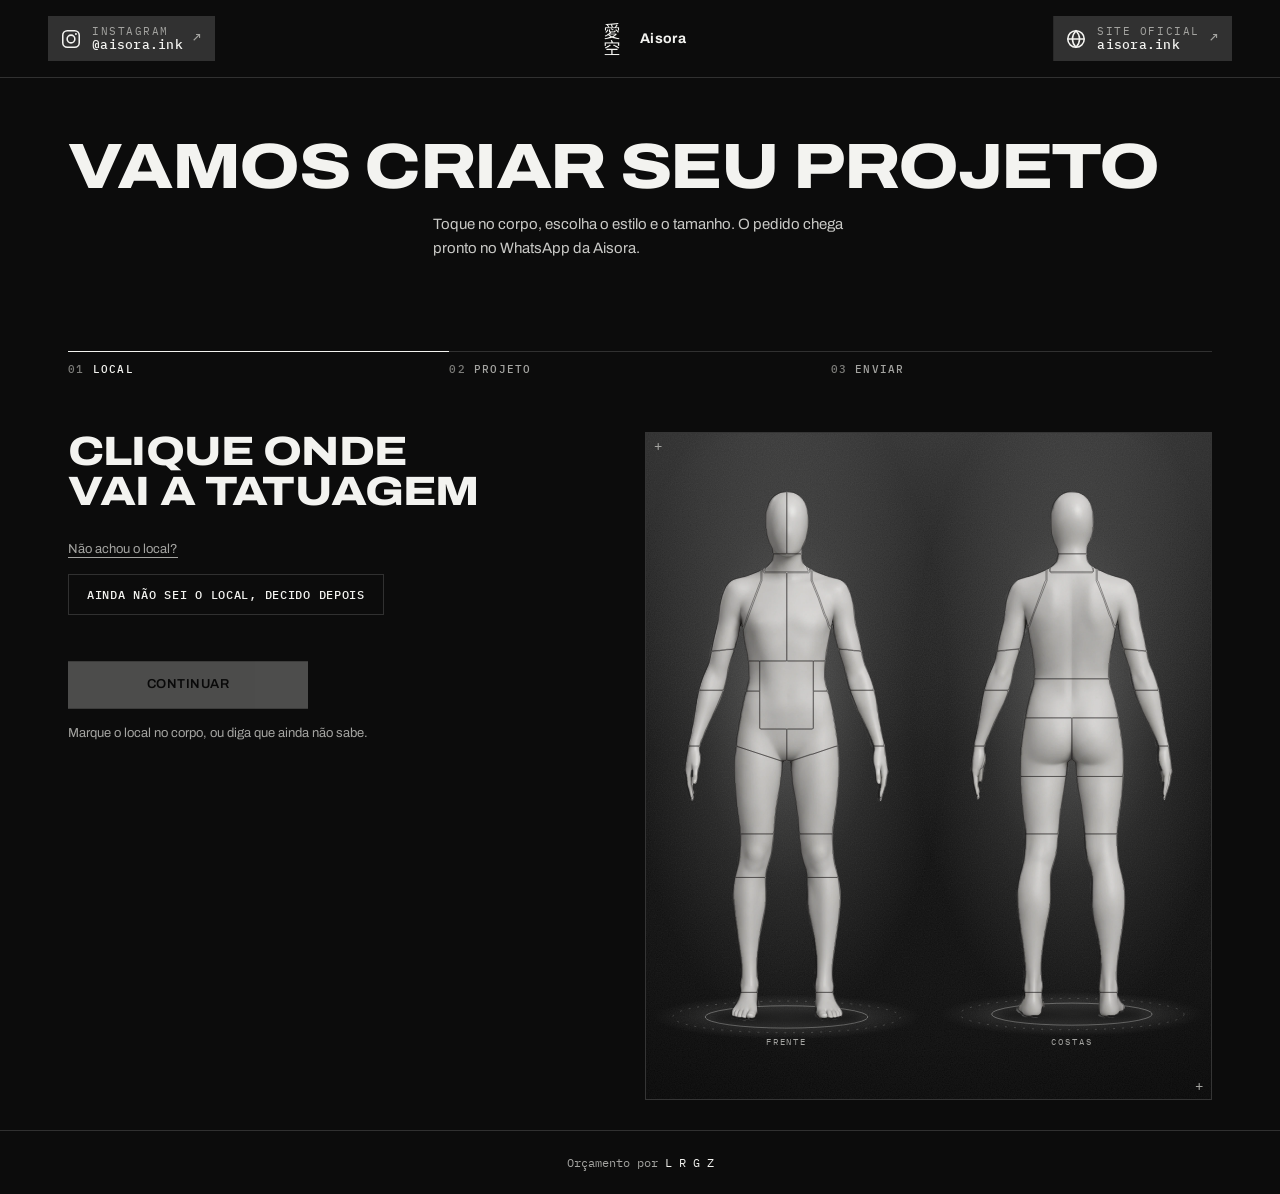
<file: aisora/index.html>
<!doctype html>
<html lang="pt-BR">
<head>
<meta charset="utf-8">
<meta name="viewport" content="width=device-width, initial-scale=1">
<title>Orçamento | Aisora Tattoo</title>
<meta name="description" content="Toque no corpo, escolha o estilo e o tamanho. O pedido chega pronto no WhatsApp da Aisora.">
<meta name="robots" content="noindex">
<meta name="theme-color" content="#0c0c0c">
<meta property="og:title" content="Orçamento | Aisora Tattoo">
<meta property="og:description" content="Toque no corpo, escolha o estilo e o tamanho. O pedido chega pronto no WhatsApp da Aisora.">
<meta property="og:type" content="website">
<meta property="og:image" content="https://azeugral.github.io/aisora/img/og.jpg">
<link rel="icon" href="../clientes/aisora/favicon-32.png">
<link rel="apple-touch-icon" href="../clientes/aisora/icon-192.png">
<link rel="preconnect" href="https://fonts.googleapis.com">
<link rel="preconnect" href="https://fonts.gstatic.com" crossorigin>
<link rel="stylesheet" href="https://fonts.googleapis.com/css2?family=Archivo:wdth,wght@62..125,400..900&amp;family=IBM+Plex+Mono:wght@400;500&amp;family=Instrument+Serif:ital@0;1&amp;display=swap" data-fontes="1">
<link rel="stylesheet" href="../app.css?v=20">
<link rel="stylesheet" href="../clientes/aisora/skin.css?v=20" data-skin="1">
<style>body{background:#0c0c0c}</style>
</head>
<body>
<header class="topo"><a id="insta" target="_blank" rel="noopener" hidden></a><div class="marca"><img id="logo" alt=""><strong id="marca"></strong></div><a id="voltar" hidden></a></header>
<main>
<div class="cab"><h1 id="t-titulo"></h1><p class="lead" id="t-sub"></p></div>
<ol class="pr" id="pr"></ol>
<section id="local" class="local" aria-label="Escolha o local da tatuagem">
<div class="controles"><div class="grupo" id="grupo-v"><span class="rot">Vista</span><div class="seg" id="seg-v" role="group" aria-label="Vista"><button data-v="f">Frente</button><button data-v="b">Costas</button></div></div></div>
<div class="palco-wrap"><svg id="palco" xmlns="http://www.w3.org/2000/svg" preserveAspectRatio="xMidYMid meet" role="group" aria-label="Manequim: toque na região da tatuagem"><defs><clipPath id="cv"><rect id="cvr"/></clipPath><radialGradient id="g-luz"><stop offset="0" class="luz0"/><stop offset=".55" class="luz5"/><stop offset="1" class="luz1"/></radialGradient><radialGradient id="g-chao"><stop offset="0" class="chao0"/><stop offset="1" class="chao1"/></radialGradient></defs><g id="cena" aria-hidden="true"></g><image id="corpo" clip-path="url(#cv)"/><g id="zonas"></g><g id="sel"></g><g id="rotulos"></g></svg></div>
<p class="legenda" id="legenda" aria-live="polite"></p>
<div class="painel" id="painel"></div>
</section>
<section id="tela" class="tela" hidden></section>
<div class="acao" id="acao"></div>
<div id="ag-verif" class="ag-verif"></div>
</main>
<footer class="rod">Orçamento por <a href="https://lrgz.com.br">L R G Z</a></footer>
<script>window.MANEQUIM_BASE="../";window.MANEQUIM_CLIENTE={"slug": "aisora", "nome": "Aisora", "titulo": "Orçamento | Aisora Tattoo", "site": "https://azeugral.github.io/aisora/", "siteRotulo": "aisora.ink", "dominios": [], "modo": "whatsapp", "whatsapp": "5511993696958", "instagram": "https://www.instagram.com/aisora.ink/", "logo": "clientes/aisora/logo.webp", "favicon": "clientes/aisora/favicon-32.png", "icone192": "clientes/aisora/icon-192.png", "css": "clientes/aisora/skin.css", "og": "https://azeugral.github.io/aisora/img/og.jpg", "fontes": "https://fonts.googleapis.com/css2?family=Archivo:wdth,wght@62..125,400..900&family=IBM+Plex+Mono:wght@400;500&family=Instrument+Serif:ital@0;1&display=swap", "tema": {"fundo": "#0c0c0c", "texto": "#f3f3f0", "titulo": "#f3f3f0", "apoio": "#a4a4a1", "linha": "rgba(243,243,240,.16)", "palco": "#111111", "destaque": "#f3f3f0", "sobre-destaque": "#060606", "destaque-texto": "#f3f3f0", "zona": "rgba(243,243,240,.2)", "selecao": "rgba(243,243,240,.55)", "chanfro": "0px", "f-titulo": "\"Archivo\", \"Helvetica Neue\", Arial, sans-serif", "f-texto": "\"Archivo\", \"Helvetica Neue\", Arial, sans-serif", "f-rotulo": "\"IBM Plex Mono\", ui-monospace, monospace"}, "textos": {"titulo": "Vamos criar seu projeto", "sub": "Toque no corpo, escolha o estilo e o tamanho. O pedido chega pronto no WhatsApp da Aisora.", "ola": "Olá, Aisora!", "fecho": "Gostaria de saber sobre disponibilidade e os próximos passos. Se precisar, mando referências por aqui.", "ideia": "Ex.: uma hannya com flores, descendo pelo antebraço."}, "estilos": [{"nome": "Blackwork", "foto": "clientes/aisora/blackwork.jpg"}, {"nome": "Geek / Anime", "foto": "clientes/aisora/geek.jpg"}, {"nome": "Oriental", "foto": "clientes/aisora/oriental.jpg"}, {"nome": "Arte disponível", "foto": "clientes/aisora/disponivel.jpg"}], "tamanhos": ["Pequeno · até 10 cm", "Médio · 10 a 20 cm", "Grande · 20 a 30 cm", "Fechamento · 30 cm ou mais"], "cores": ["Preto e branco", "Preto e vermelho"], "layout": "lado"};</script>
<script src="../app.js?v=20"></script>
</body>
</html>
</file>
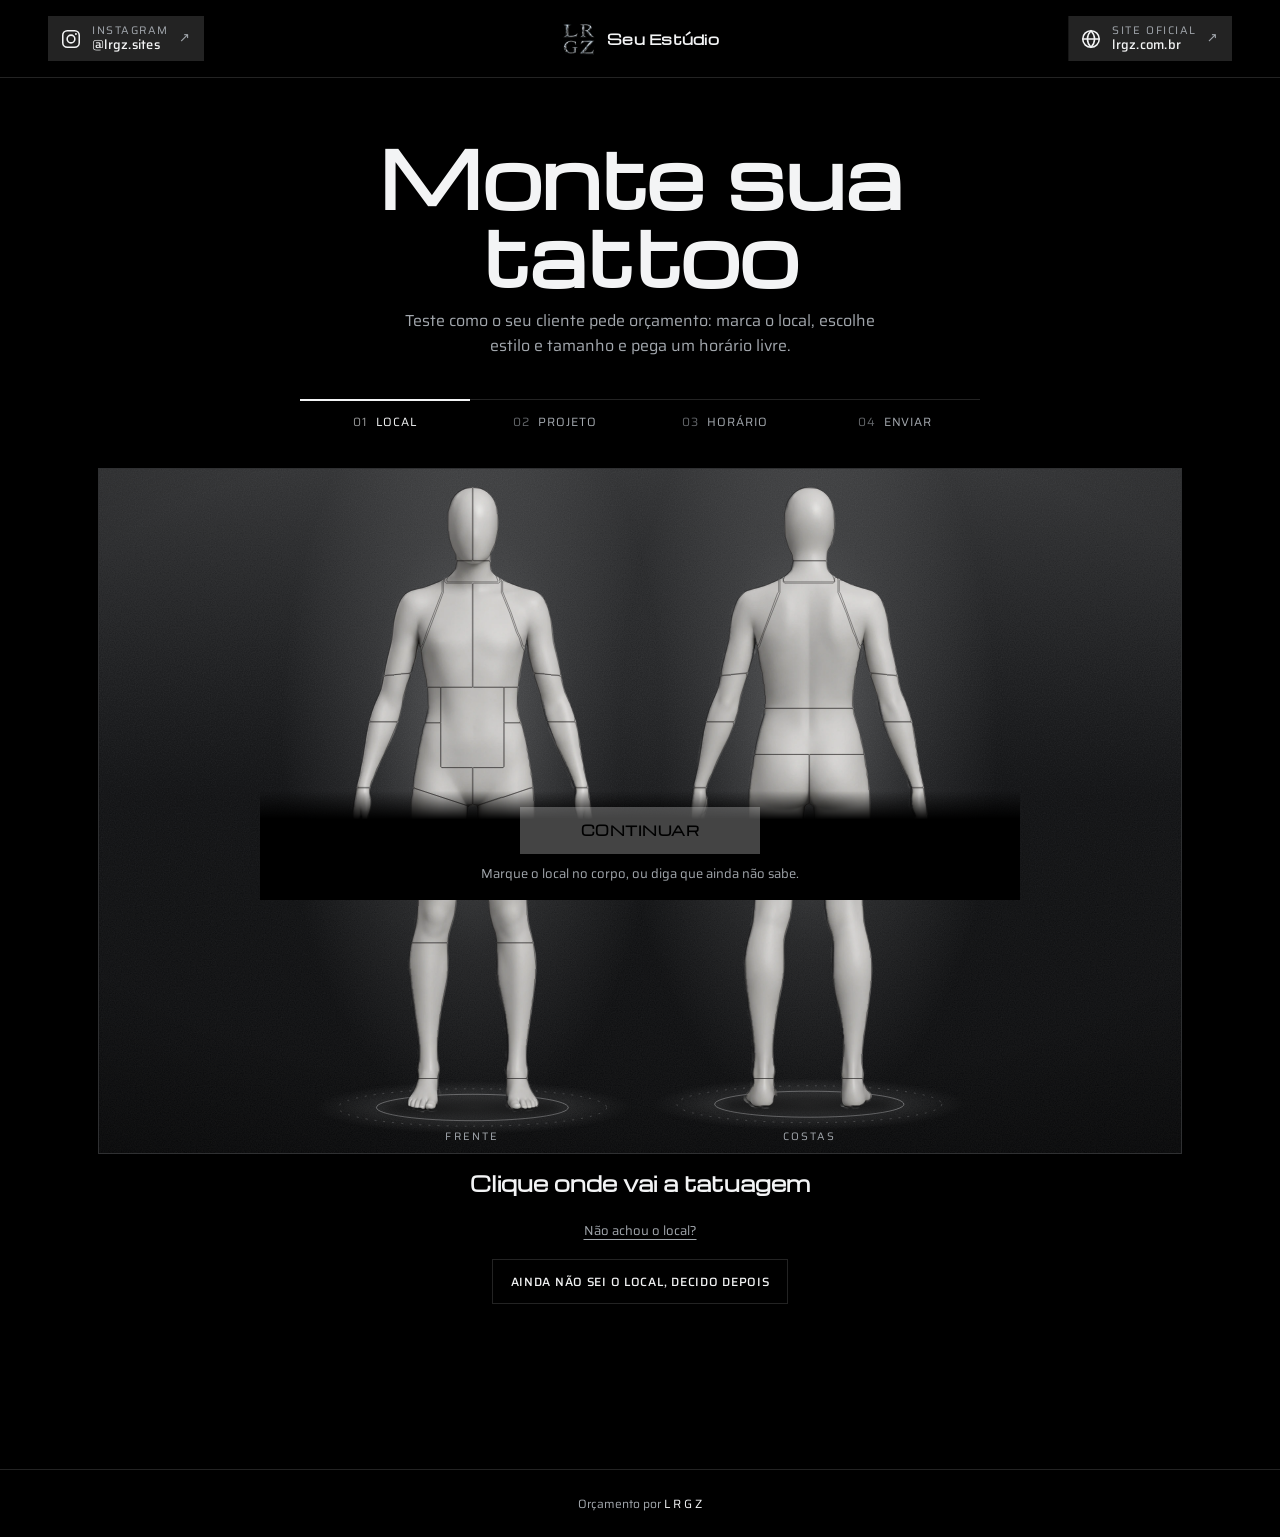
<file: demo/index.html>
<!doctype html>
<html lang="pt-BR">
<head>
<meta charset="utf-8">
<meta name="viewport" content="width=device-width, initial-scale=1">
<title>Teste | L R G Z Agenda</title>
<meta name="description" content="Teste como o seu cliente pede orçamento: marca o local, escolhe estilo e tamanho e pega um horário livre.">
<meta name="robots" content="noindex">
<meta name="theme-color" content="#000000">
<meta property="og:title" content="Teste | L R G Z Agenda">
<meta property="og:description" content="Teste como o seu cliente pede orçamento: marca o local, escolhe estilo e tamanho e pega um horário livre.">
<meta property="og:type" content="website">
<meta property="og:image" content="https://lrgz.com.br/og-lrgz.png">
<link rel="icon" href="../clientes/demo/logo.png">
<link rel="preconnect" href="https://fonts.googleapis.com">
<link rel="preconnect" href="https://fonts.gstatic.com" crossorigin>
<link rel="stylesheet" href="https://fonts.googleapis.com/css2?family=Michroma&amp;family=Saira:wght@300..600&amp;display=swap" data-fontes="1">
<link rel="stylesheet" href="../app.css?v=20">
<link rel="stylesheet" href="../clientes/demo/skin.css?v=20" data-skin="1">
<style>body{background:#000000}</style>
</head>
<body>
<header class="topo"><a id="insta" target="_blank" rel="noopener" hidden></a><div class="marca"><img id="logo" alt=""><strong id="marca"></strong></div><a id="voltar" hidden></a></header>
<main>
<div class="cab"><h1 id="t-titulo"></h1><p class="lead" id="t-sub"></p></div>
<ol class="pr" id="pr"></ol>
<section id="local" class="local" aria-label="Escolha o local da tatuagem">
<div class="controles"><div class="grupo" id="grupo-v"><span class="rot">Vista</span><div class="seg" id="seg-v" role="group" aria-label="Vista"><button data-v="f">Frente</button><button data-v="b">Costas</button></div></div></div>
<div class="palco-wrap"><svg id="palco" xmlns="http://www.w3.org/2000/svg" preserveAspectRatio="xMidYMid meet" role="group" aria-label="Manequim: toque na região da tatuagem"><defs><clipPath id="cv"><rect id="cvr"/></clipPath><radialGradient id="g-luz"><stop offset="0" class="luz0"/><stop offset=".55" class="luz5"/><stop offset="1" class="luz1"/></radialGradient><radialGradient id="g-chao"><stop offset="0" class="chao0"/><stop offset="1" class="chao1"/></radialGradient></defs><g id="cena" aria-hidden="true"></g><image id="corpo" clip-path="url(#cv)"/><g id="zonas"></g><g id="sel"></g><g id="rotulos"></g></svg></div>
<p class="legenda" id="legenda" aria-live="polite"></p>
<div class="painel" id="painel"></div>
</section>
<section id="tela" class="tela" hidden></section>
<div class="acao" id="acao"></div>
<div id="ag-verif" class="ag-verif"></div>
</main>
<footer class="rod">Orçamento por <a href="https://lrgz.com.br">L R G Z</a></footer>
<script>window.MANEQUIM_BASE="../";window.MANEQUIM_CLIENTE={"slug": "demo", "nome": "Seu Estúdio", "titulo": "Teste | L R G Z Agenda", "site": "https://lrgz.com.br/agenda", "siteRotulo": "lrgz.com.br", "dominios": [], "modo": "demo", "instagram": "https://www.instagram.com/lrgz.sites/", "logo": "clientes/demo/logo.png", "favicon": "clientes/demo/logo.png", "og": "https://lrgz.com.br/og-lrgz.png", "fontes": "https://fonts.googleapis.com/css2?family=Michroma&family=Saira:wght@300..600&display=swap", "tema": {"fundo": "#000000", "texto": "#f3f4f5", "titulo": "#f3f4f5", "apoio": "#a2a7ad", "linha": "rgba(243,244,245,.14)", "palco": "#0e0f11", "destaque": "#f3f4f5", "sobre-destaque": "#000000", "destaque-texto": "#ffffff", "zona": "rgba(255,255,255,.2)", "selecao": "rgba(215,219,224,.5)", "chanfro": "0px", "f-titulo": "\"Michroma\", \"Saira\", system-ui, sans-serif", "f-texto": "\"Saira\", system-ui, sans-serif", "f-rotulo": "\"Saira\", system-ui, sans-serif"}, "textos": {"titulo": "Monte sua\ntattoo", "sub": "Teste como o seu cliente pede orçamento: marca o local, escolhe estilo e tamanho e pega um horário livre.", "ola": "Olá, Seu Estúdio!", "fecho": "Tem horário nas próximas semanas? Se precisar, mando referências por aqui.", "ideia": "Ex.: uma rosa em fine line, sem sombra."}, "estilos": [{"nome": "FINELINE"}, {"nome": "BLACKWORK"}, {"nome": "COBERTURA"}], "tamanhos": ["Pequena · até 10 cm", "Média · 10 a 20 cm", "Grande · mais de 20 cm", "Fechar região inteira"], "cores": [], "agenda": {"demo": true, "horario": "08:00-18:00", "dias": [1, 2, 3, 4, 5, 6]}, "cta": {"texto": "Quero no meu estúdio", "url": "https://wa.me/5519984428872?text=Oi%2C%20testei%20o%20L%20R%20G%20Z%20Agenda%20no%20site%20e%20quero%20no%20meu%20est%C3%BAdio."}, "css": "clientes/demo/skin.css", "provador": {"titulo": "Prove os disponíveis", "sub": "Gire o corpo, ponha um disponível na pele e ajuste tamanho e giro. A tinta acompanha as curvas como ficaria tatuada.", "flashes": [{"id": "mariposa", "nome": "Mariposa", "img": "clientes/demo/flash-blackwork.jpg"}, {"id": "andorinha", "nome": "Andorinha", "img": "clientes/demo/flash-old-school.jpg", "colorido": true}, {"id": "serpente", "nome": "Serpente", "img": "clientes/demo/folhas/serpente.jpg"}, {"id": "leao", "nome": "Leão", "img": "clientes/demo/flash-realismo.jpg"}, {"id": "coracao", "nome": "Coração", "img": "clientes/demo/folhas/coracao.jpg", "colorido": true}, {"id": "adaga", "nome": "Adaga", "img": "clientes/demo/folhas/adaga.jpg"}, {"id": "caveira", "nome": "Caveira", "img": "clientes/demo/folhas/caveira.jpg"}, {"id": "carpa", "nome": "Carpa", "img": "clientes/demo/folhas/carpa.jpg", "colorido": true}, {"id": "ramo", "nome": "Ramo", "img": "clientes/demo/flash-fine-line.jpg"}]}};</script>
<script src="../app.js?v=20"></script>
</body>
</html>
</file>
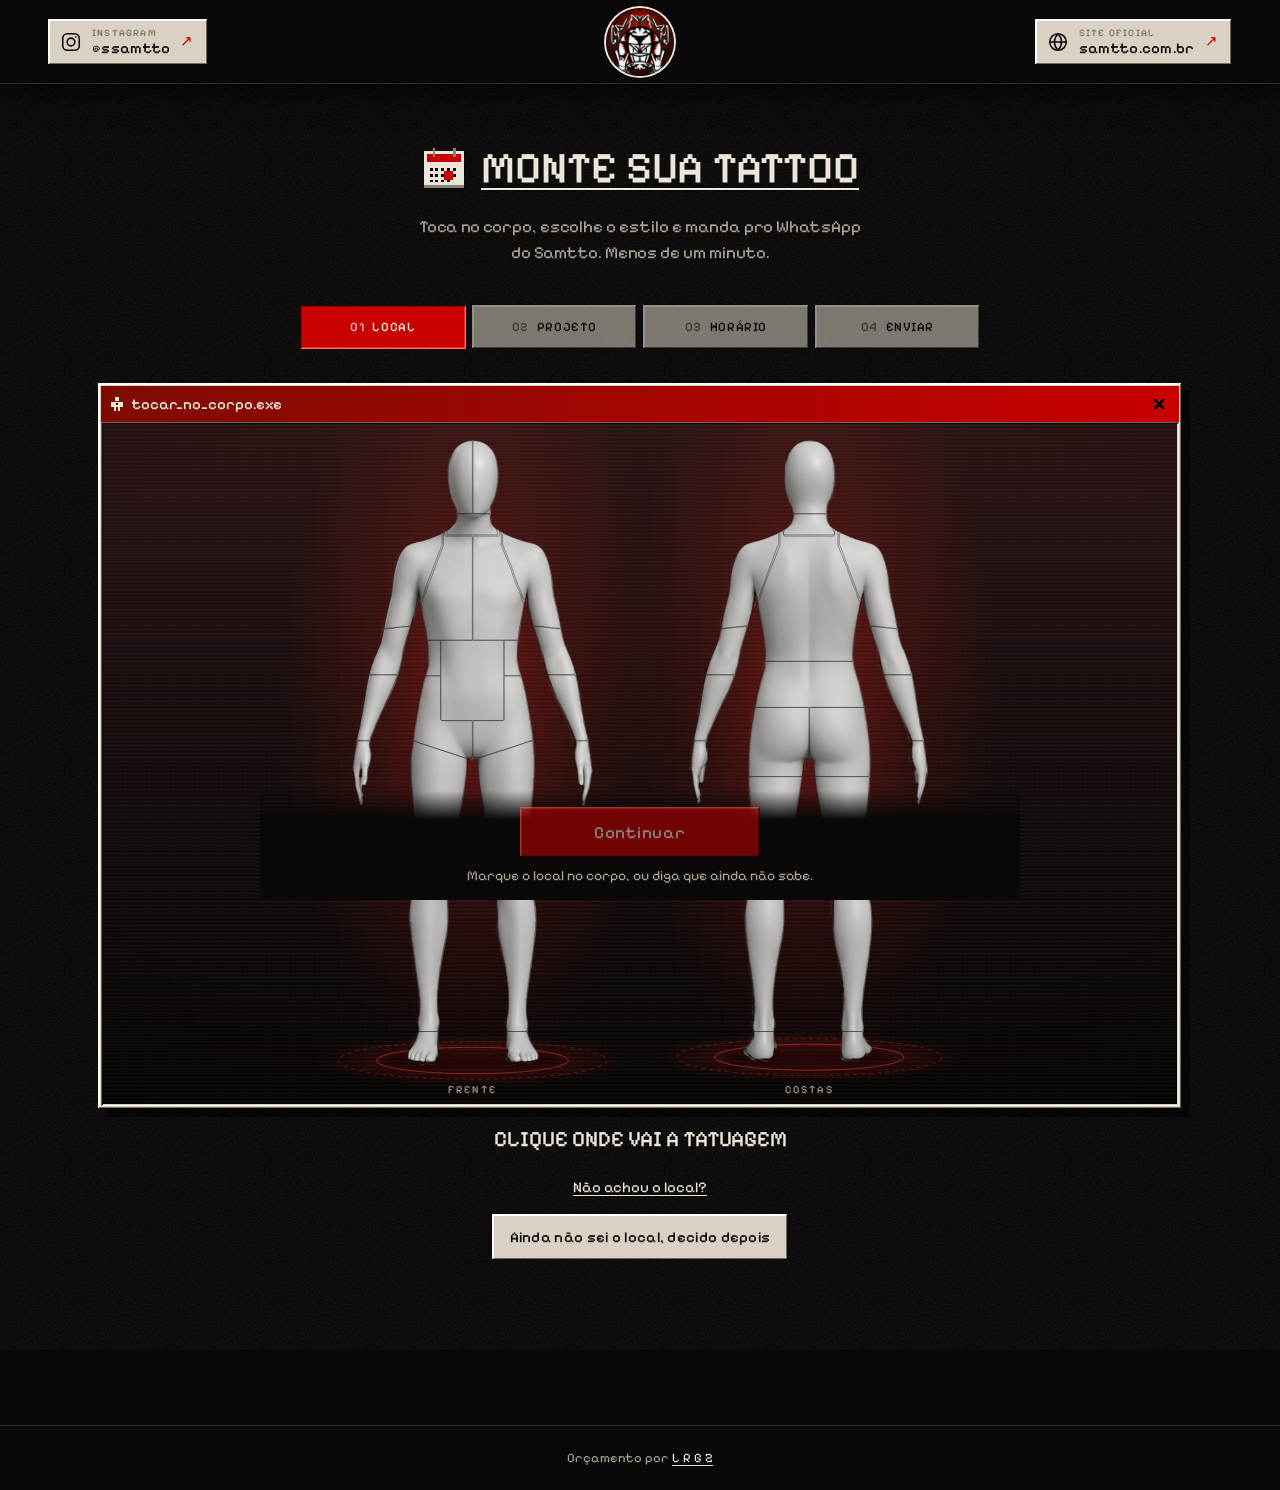
<file: samtto/index.html>
<!doctype html>
<html lang="pt-BR">
<head>
<meta charset="utf-8">
<meta name="viewport" content="width=device-width, initial-scale=1">
<title>Orçamento | Samtto</title>
<meta name="description" content="Toca no corpo, escolhe o estilo e manda pro WhatsApp do Samtto. Menos de um minuto.">
<meta name="robots" content="noindex">
<meta name="theme-color" content="#0a0808">
<meta property="og:title" content="Orçamento | Samtto">
<meta property="og:description" content="Toca no corpo, escolhe o estilo e manda pro WhatsApp do Samtto. Menos de um minuto.">
<meta property="og:type" content="website">
<meta property="og:image" content="https://samtto.com.br/assets/img/og-samtto-desktop.jpg">
<link rel="icon" href="../clientes/samtto/favicon-32.png">
<link rel="apple-touch-icon" href="../clientes/samtto/icon-192.png">
<link rel="preconnect" href="https://fonts.googleapis.com">
<link rel="preconnect" href="https://fonts.gstatic.com" crossorigin>
<link rel="stylesheet" href="https://fonts.googleapis.com/css2?family=Pixelify+Sans:wght@400;500&amp;family=Rubik+Dirt&amp;family=IBM+Plex+Sans:wght@400;500;600&amp;display=swap" data-fontes="1">
<link rel="stylesheet" href="../app.css?v=20">
<link rel="stylesheet" href="../clientes/samtto/skin.css?v=20" data-skin="1">
<style>body{background:#0a0808}</style>
</head>
<body>
<header class="topo"><a id="insta" target="_blank" rel="noopener" hidden></a><div class="marca"><img id="logo" alt=""><strong id="marca"></strong></div><a id="voltar" hidden></a></header>
<main>
<div class="cab"><h1 id="t-titulo"></h1><p class="lead" id="t-sub"></p></div>
<ol class="pr" id="pr"></ol>
<section id="local" class="local" aria-label="Escolha o local da tatuagem">
<div class="controles"><div class="grupo" id="grupo-v"><span class="rot">Vista</span><div class="seg" id="seg-v" role="group" aria-label="Vista"><button data-v="f">Frente</button><button data-v="b">Costas</button></div></div></div>
<div class="palco-wrap"><svg id="palco" xmlns="http://www.w3.org/2000/svg" preserveAspectRatio="xMidYMid meet" role="group" aria-label="Manequim: toque na região da tatuagem"><defs><clipPath id="cv"><rect id="cvr"/></clipPath><radialGradient id="g-luz"><stop offset="0" class="luz0"/><stop offset=".55" class="luz5"/><stop offset="1" class="luz1"/></radialGradient><radialGradient id="g-chao"><stop offset="0" class="chao0"/><stop offset="1" class="chao1"/></radialGradient></defs><g id="cena" aria-hidden="true"></g><image id="corpo" clip-path="url(#cv)"/><g id="zonas"></g><g id="sel"></g><g id="rotulos"></g></svg></div>
<p class="legenda" id="legenda" aria-live="polite"></p>
<div class="painel" id="painel"></div>
</section>
<section id="tela" class="tela" hidden></section>
<div class="acao" id="acao"></div>
<div id="ag-verif" class="ag-verif"></div>
</main>
<footer class="rod">Orçamento por <a href="https://lrgz.com.br">L R G Z</a></footer>
<script>window.MANEQUIM_BASE="../";window.MANEQUIM_CLIENTE={"slug": "samtto", "nome": "Samtto", "titulo": "Orçamento | Samtto", "site": "https://samtto.com.br", "siteRotulo": "samtto.com.br", "dominios": ["orcamento.samtto.com.br"], "modo": "whatsapp", "whatsapp": "5592994075239", "instagram": "https://www.instagram.com/ssamtto/", "agenda": {"api": "https://lrgz-agenda.azeugral.workers.dev/v1/samtto", "turnstile": "0x4AAAAAAF1Ls_tYFmLOZhD7", "horario": "08:00-18:00", "dias": [1, 2, 3, 4, 5, 6]}, "logo": "clientes/samtto/logo.webp", "favicon": "clientes/samtto/favicon-32.png", "icone192": "clientes/samtto/icon-192.png", "css": "clientes/samtto/skin.css", "og": "https://samtto.com.br/assets/img/og-samtto-desktop.jpg", "fontes": "https://fonts.googleapis.com/css2?family=Pixelify+Sans:wght@400;500&family=Rubik+Dirt&family=IBM+Plex+Sans:wght@400;500;600&display=swap", "tema": {"fundo": "#0a0808", "texto": "#ece6da", "titulo": "#ece6da", "apoio": "#a9a296", "linha": "rgba(236,230,218,.16)", "palco": "#141010", "destaque": "#c80000", "sobre-destaque": "#fffaf0", "destaque-texto": "#ff2a1a", "zona": "rgba(200,0,0,.3)", "selecao": "rgba(200,0,0,.6)", "chanfro": "0px", "f-titulo": "\"Rubik Dirt\", Impact, system-ui, sans-serif", "f-texto": "\"IBM Plex Sans\", system-ui, sans-serif", "f-rotulo": "\"Pixelify Sans\", ui-monospace, monospace"}, "textos": {"titulo": "Monte sua tattoo", "sub": "Toca no corpo, escolhe o estilo e manda pro WhatsApp do Samtto. Menos de um minuto.", "ola": "Salve, Samtto!", "fecho": "Tem data livre nas próximas semanas? Se precisar, mando referência por aqui.", "ideia": "Ex.: hannya cyber com tribal vermelho, fechando o antebraço."}, "estilos": [{"nome": "Flash", "foto": "clientes/samtto/flash.jpg"}, {"nome": "Encomenda", "foto": "clientes/samtto/encomenda.jpg"}, {"nome": "Freehand", "foto": "clientes/samtto/freehand.jpg"}, {"nome": "Projeto grande", "foto": "clientes/samtto/projeto.jpg"}], "tamanhos": ["Pequena · até 10 cm", "Média · 10 a 20 cm", "Grande · mais de 20 cm", "Fechar região inteira"], "cores": [], "provador": {"titulo": "Prove no corpo", "sub": "Escolha um disponível, ponha na pele e ajuste tamanho e giro. A tinta acompanha as curvas como ficaria tatuada.", "rotulo": "Disponíveis", "fundo": "escuro", "resolucao": 1200, "moldura": "#c80000", "flashes": [{"id": "m2000", "nome": "M2000", "img": "clientes/samtto/folhas/d29.webp", "colorido": true}, {"id": "snorlax-renegado", "nome": "SNORLAX RENEGADO", "img": "clientes/samtto/folhas/d30.webp", "colorido": true}, {"id": "ceifadores", "nome": "Ceifadores", "img": "clientes/samtto/folhas/d31.webp", "colorido": true}, {"id": "glep-agiota", "nome": "Glep agiota", "img": "clientes/samtto/folhas/d32.webp", "colorido": true}, {"id": "sequencia-bruta", "nome": "SEQUÊNCIA BRUTA", "img": "clientes/samtto/folhas/d26.webp", "colorido": true}, {"id": "berna", "nome": "BERNA", "img": "clientes/samtto/folhas/d27.webp", "colorido": true}, {"id": "so-odio", "nome": "SÓ-ÓDIO", "img": "clientes/samtto/folhas/d28.webp", "colorido": true}, {"id": "lobo-anarquista", "nome": "Lobo Anarquista", "img": "clientes/samtto/folhas/d23.webp", "colorido": true}, {"id": "caravejo", "nome": "CARAVEJO", "img": "clientes/samtto/folhas/d24.webp", "colorido": true}, {"id": "j-c", "nome": "J.C", "img": "clientes/samtto/folhas/d01.webp", "colorido": true}, {"id": "selo-de-odio", "nome": "Selo de ódio", "img": "clientes/samtto/folhas/d02.webp", "colorido": true}, {"id": "guaxinim-fulero", "nome": "Guaxinim fulero", "img": "clientes/samtto/folhas/d03.webp", "colorido": true}, {"id": "doberman", "nome": "Doberman", "img": "clientes/samtto/folhas/d05.webp", "colorido": true}, {"id": "carranca-aranha", "nome": "Carranca aranha", "img": "clientes/samtto/folhas/d06.webp", "colorido": true}, {"id": "punknight", "nome": "Punknight", "img": "clientes/samtto/folhas/d07.webp", "colorido": true}, {"id": "zumbi-skatista", "nome": "Zumbi skatista", "img": "clientes/samtto/folhas/d08.webp", "colorido": true}, {"id": "carberus-reprimido", "nome": "Carberus reprimido", "img": "clientes/samtto/folhas/d09.webp", "colorido": true}, {"id": "psyduck-10000", "nome": "Psyduck 10000$", "img": "clientes/samtto/folhas/d10.webp", "colorido": true}, {"id": "coelho-punk", "nome": "Coelho punk", "img": "clientes/samtto/folhas/d11.webp", "colorido": true}, {"id": "sua-hora-chega", "nome": "Sua hora chega", "img": "clientes/samtto/folhas/d12.webp", "colorido": true}, {"id": "carranca-felina", "nome": "Carranca felina", "img": "clientes/samtto/folhas/d13.webp", "colorido": true}, {"id": "totem-de-feras", "nome": "Totem de feras", "img": "clientes/samtto/folhas/d14.webp", "colorido": true}, {"id": "snorlax-punk", "nome": "Snorlax punk", "img": "clientes/samtto/folhas/d15.webp", "colorido": true}, {"id": "jason-anarquista", "nome": "Jason anarquista", "img": "clientes/samtto/folhas/d16.webp", "colorido": true}, {"id": "gueto", "nome": "Gueto", "img": "clientes/samtto/folhas/d17.webp", "colorido": true}, {"id": "punk-caida", "nome": "Punk caída", "img": "clientes/samtto/folhas/d18.webp", "colorido": true}, {"id": "garchomp-punk", "nome": "Garchomp punk", "img": "clientes/samtto/folhas/d19b.webp", "colorido": true}, {"id": "mangual", "nome": "Mangual", "img": "clientes/samtto/folhas/d20.webp", "colorido": true}, {"id": "ganancia-de-rua", "nome": "Ganância de rua", "img": "clientes/samtto/folhas/d21.webp", "colorido": true}, {"id": "pior-versao", "nome": "Pior versão", "img": "clientes/samtto/folhas/d22.webp", "colorido": true}], "semTopo": true}};</script>
<script src="../app.js?v=20"></script>
</body>
</html>
</file>
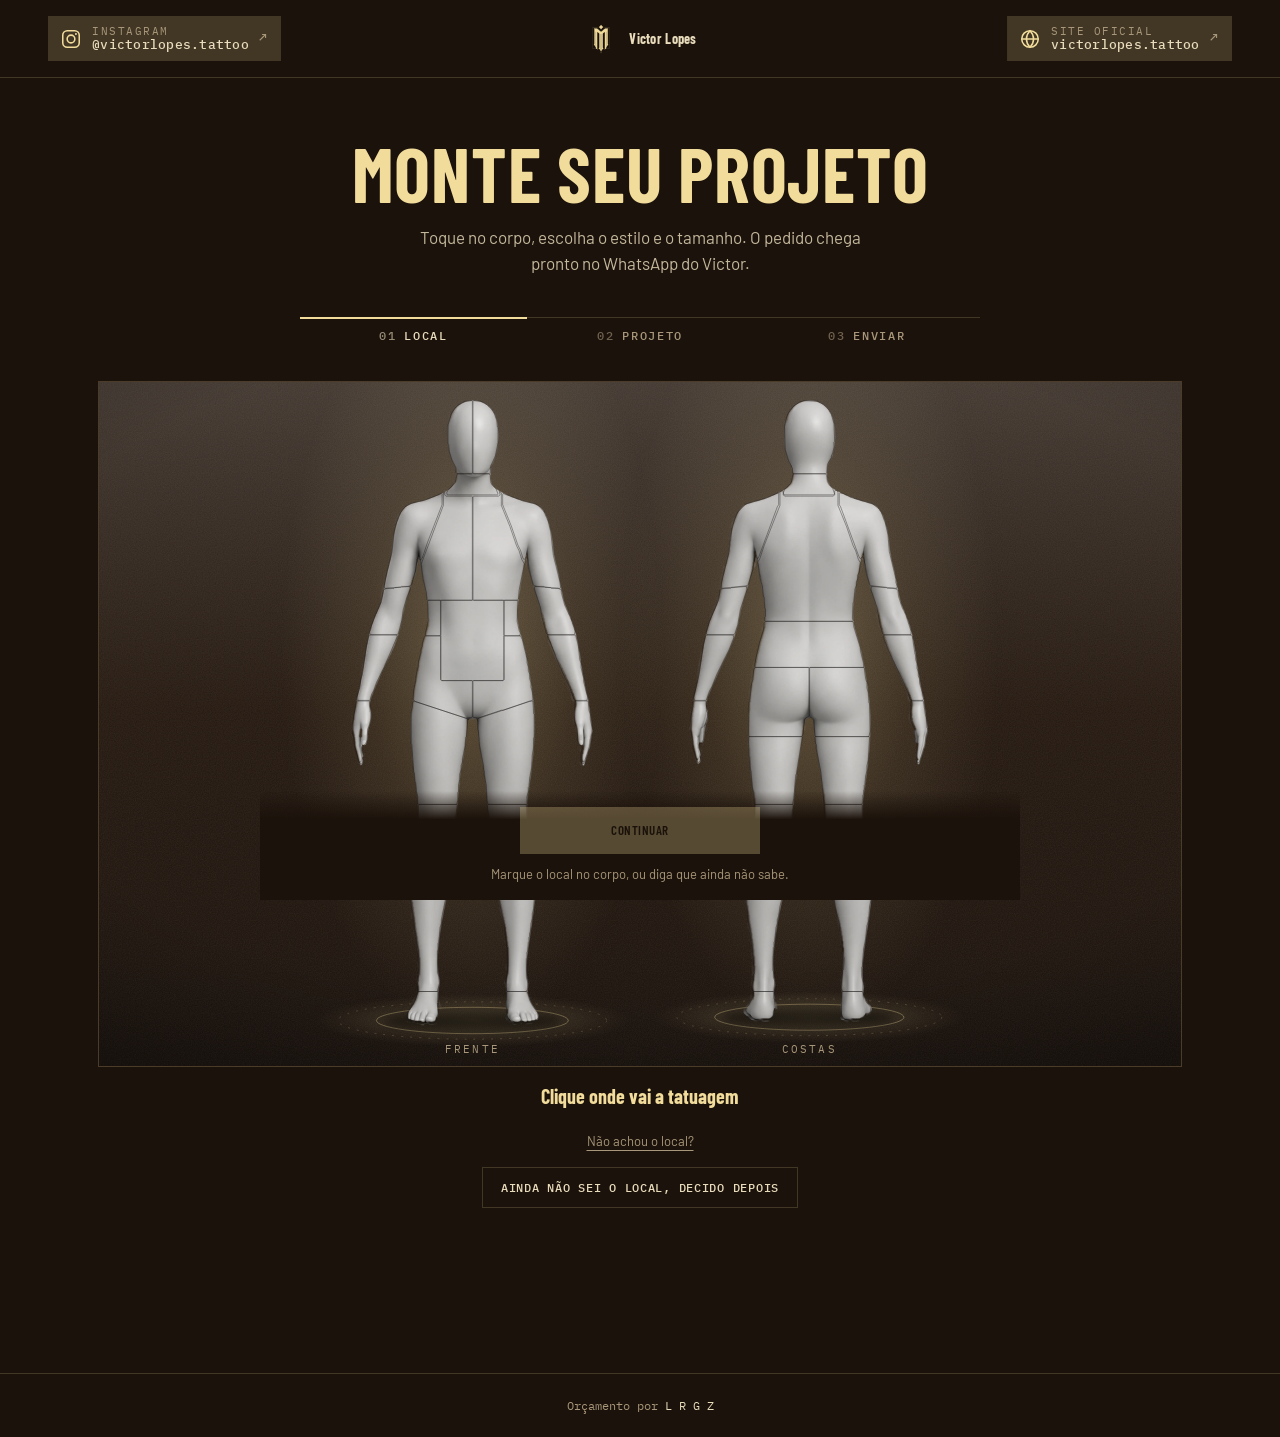
<file: victor-lopes/index.html>
<!doctype html>
<html lang="pt-BR">
<head>
<meta charset="utf-8">
<meta name="viewport" content="width=device-width, initial-scale=1">
<title>Orçamento | Victor Lopes</title>
<meta name="description" content="Toque no corpo, escolha o estilo e o tamanho. O pedido chega pronto no WhatsApp do Victor.">
<meta name="robots" content="noindex">
<meta name="theme-color" content="#1b120b">
<meta property="og:title" content="Orçamento | Victor Lopes">
<meta property="og:description" content="Toque no corpo, escolha o estilo e o tamanho. O pedido chega pronto no WhatsApp do Victor.">
<meta property="og:type" content="website">
<meta property="og:image" content="https://azeugral.github.io/victor-lopes/img/og.jpg">
<link rel="icon" href="../clientes/victor-lopes/favicon-32.png">
<link rel="apple-touch-icon" href="../clientes/victor-lopes/icon-192.png">
<link rel="preconnect" href="https://fonts.googleapis.com">
<link rel="preconnect" href="https://fonts.gstatic.com" crossorigin>
<link rel="stylesheet" href="https://fonts.googleapis.com/css2?family=Barlow+Condensed:wght@600;700&amp;family=Barlow:wght@400;500;600&amp;family=IBM+Plex+Mono:wght@400;500&amp;display=swap" data-fontes="1">
<link rel="stylesheet" href="../app.css?v=20">
<link rel="stylesheet" href="../clientes/victor-lopes/skin.css?v=20" data-skin="1">
<style>body{background:#1b120b}</style>
</head>
<body>
<header class="topo"><a id="insta" target="_blank" rel="noopener" hidden></a><div class="marca"><img id="logo" alt=""><strong id="marca"></strong></div><a id="voltar" hidden></a></header>
<main>
<div class="cab"><h1 id="t-titulo"></h1><p class="lead" id="t-sub"></p></div>
<ol class="pr" id="pr"></ol>
<section id="local" class="local" aria-label="Escolha o local da tatuagem">
<div class="controles"><div class="grupo" id="grupo-v"><span class="rot">Vista</span><div class="seg" id="seg-v" role="group" aria-label="Vista"><button data-v="f">Frente</button><button data-v="b">Costas</button></div></div></div>
<div class="palco-wrap"><svg id="palco" xmlns="http://www.w3.org/2000/svg" preserveAspectRatio="xMidYMid meet" role="group" aria-label="Manequim: toque na região da tatuagem"><defs><clipPath id="cv"><rect id="cvr"/></clipPath><radialGradient id="g-luz"><stop offset="0" class="luz0"/><stop offset=".55" class="luz5"/><stop offset="1" class="luz1"/></radialGradient><radialGradient id="g-chao"><stop offset="0" class="chao0"/><stop offset="1" class="chao1"/></radialGradient></defs><g id="cena" aria-hidden="true"></g><image id="corpo" clip-path="url(#cv)"/><g id="zonas"></g><g id="sel"></g><g id="rotulos"></g></svg></div>
<p class="legenda" id="legenda" aria-live="polite"></p>
<div class="painel" id="painel"></div>
</section>
<section id="tela" class="tela" hidden></section>
<div class="acao" id="acao"></div>
<div id="ag-verif" class="ag-verif"></div>
</main>
<footer class="rod">Orçamento por <a href="https://lrgz.com.br">L R G Z</a></footer>
<script>window.MANEQUIM_BASE="../";window.MANEQUIM_CLIENTE={"slug": "victor-lopes", "nome": "Victor Lopes", "titulo": "Orçamento | Victor Lopes", "site": "https://azeugral.github.io/victor-lopes/", "siteRotulo": "victorlopes.tattoo", "dominios": [], "modo": "whatsapp", "whatsapp": "5511994129160", "instagram": "https://www.instagram.com/victorlopes.tattoo/", "logo": "clientes/victor-lopes/logo.webp", "favicon": "clientes/victor-lopes/favicon-32.png", "icone192": "clientes/victor-lopes/icon-192.png", "css": "clientes/victor-lopes/skin.css", "og": "https://azeugral.github.io/victor-lopes/img/og.jpg", "fontes": "https://fonts.googleapis.com/css2?family=Barlow+Condensed:wght@600;700&family=Barlow:wght@400;500;600&family=IBM+Plex+Mono:wght@400;500&display=swap", "tema": {"fundo": "#1b120b", "texto": "#e9dcbc", "titulo": "#f2dc9b", "apoio": "#a8977a", "linha": "rgba(242,220,155,.18)", "palco": "#24180f", "destaque": "#f2dc9b", "sobre-destaque": "#1b120b", "destaque-texto": "#f2dc9b", "zona": "rgba(242,220,155,.22)", "selecao": "rgba(242,220,155,.55)", "chanfro": "0px", "f-titulo": "\"Barlow Condensed\", \"Arial Narrow\", system-ui, sans-serif", "f-texto": "\"Barlow\", system-ui, sans-serif", "f-rotulo": "\"IBM Plex Mono\", ui-monospace, monospace"}, "textos": {"titulo": "Monte seu projeto", "sub": "Toque no corpo, escolha o estilo e o tamanho. O pedido chega pronto no WhatsApp do Victor.", "ola": "Olá, Victor!", "fecho": "Pode me passar o valor e as datas livres? Se precisar, mando referências por aqui.", "ideia": "Ex.: lírios com um vaso, seguindo o antebraço."}, "estilos": [{"nome": "Blackwork", "foto": "clientes/victor-lopes/blackwork.jpg"}, {"nome": "Fine line", "foto": "clientes/victor-lopes/fineline.jpg"}, {"nome": "Escrita", "foto": "clientes/victor-lopes/escrita.jpg"}, {"nome": "Arte disponível", "foto": "clientes/victor-lopes/disponivel.jpg"}], "tamanhos": ["Pequena · até 10 cm", "Média · 10 a 20 cm", "Grande · mais de 20 cm", "Fechar região inteira"], "cores": []};</script>
<script src="../app.js?v=20"></script>
</body>
</html>
</file>
<file: app.css>
/* LRGZ Manequim v5. Cores e fontes vêm do JSON do cliente. Tudo centrado e simétrico. */
:root {
  --fundo: #0d0d0d; --texto: #f2f1ec; --apoio: #8f8d88; --linha: rgba(255, 255, 255, .14);
  --destaque: #fff; --sobre-destaque: #0d0d0d; --palco: #161616;
  --zona: rgba(255, 255, 255, .22); --selecao: rgba(255, 255, 255, .5); --contorno: rgba(10, 10, 10, .32);
  --f-titulo: "Unbounded", system-ui, sans-serif; --f-texto: "IBM Plex Sans", system-ui, sans-serif; --f-rotulo: "JetBrains Mono", ui-monospace, monospace;
  --chanfro: 0px; --ease: cubic-bezier(.16, .84, .32, 1); --lado: clamp(16px, 4vw, 48px); --larg: 1180px;
}
* { box-sizing: border-box; }
[hidden] { display: none !important; }
html { -webkit-text-size-adjust: 100%; scroll-padding-top: 16px; }
body { margin: 0; background: var(--fundo); color: var(--texto); font: 400 16px/1.55 var(--f-texto); overflow-x: hidden; -webkit-font-smoothing: antialiased; }
button, input, textarea { font: inherit; color: inherit; }
button { cursor: pointer; -webkit-tap-highlight-color: transparent; }
:focus-visible { outline: 2px solid var(--destaque); outline-offset: 3px; }
em { font-style: normal; color: var(--apoio); font-weight: 400; }

/* ---------- topo e cabeçalho ---------- */
.topo { display: grid; grid-template-columns: 1fr auto 1fr; align-items: center; gap: 16px; padding: 16px var(--lado); border-bottom: 1px solid var(--linha); }
.topo > a { --c: var(--chanfro, 10px); display: inline-flex; align-items: center; gap: 10px; max-width: 100%; padding: 8px 14px 8px 12px; color: var(--texto); background: var(--linha); text-decoration: none; font: 500 13px/1.15 var(--f-rotulo); letter-spacing: .02em; clip-path: polygon(0 0, calc(100% - var(--c)) 0, 100% var(--c), 100% 100%, var(--c) 100%, 0 calc(100% - var(--c))); transition: background .3s var(--ease), color .3s var(--ease); }
.topo > a span { display: grid; min-width: 0; white-space: nowrap; }
.topo > a span, .topo > a small { overflow: hidden; text-overflow: ellipsis; }
.topo > a small { font: 400 11px/1.3 var(--f-rotulo); letter-spacing: .14em; text-transform: uppercase; color: var(--apoio); }
.topo > a svg { width: 22px; height: 22px; flex: none; fill: none; stroke: var(--titulo, currentColor); stroke-width: 1.7; }
.topo > a svg .p { fill: var(--titulo, currentColor); stroke: none; }
.topo > a i { font-style: normal; color: var(--apoio); transition: transform .3s var(--ease), color .3s var(--ease); }
.topo > a:hover, .topo > a:focus-visible { background: var(--destaque); color: var(--sobre-destaque); outline: none; }
.topo > a:hover small, .topo > a:hover i, .topo > a:focus-visible small, .topo > a:focus-visible i { color: var(--sobre-destaque); }
.topo > a:hover svg, .topo > a:focus-visible svg { stroke: var(--sobre-destaque); }
.topo > a:hover svg .p, .topo > a:focus-visible svg .p { fill: var(--sobre-destaque); }
.topo > a:hover i { transform: translate(2px, -2px); }
#insta { justify-self: start; }
#voltar { justify-self: end; }
.marca { display: flex; align-items: center; gap: 10px; grid-column: 2; }
.marca img { height: 36px; width: auto; display: block; }
.marca strong { font: 700 14px/1 var(--f-titulo); letter-spacing: .02em; }

main { max-width: var(--larg); margin: 0 auto; padding: clamp(28px, 5vw, 60px) var(--lado) 0; }
.cab { text-align: center; }
h1 { margin: 0; font: 800 clamp(36px, 6vw, 76px)/1.02 var(--f-titulo); color: var(--titulo, var(--texto)); }
.lead { margin: 16px auto clamp(26px, 4vw, 40px); max-width: 46ch; color: var(--apoio); }

/* ---------- passos ---------- */
.pr { list-style: none; margin: 0 auto; padding: 0; max-width: 680px; display: grid; grid-template-columns: repeat(var(--n, 3), 1fr); }
.pr li { position: relative; border-top: 1px solid var(--linha); }
.pr li::before { content: ""; position: absolute; left: 0; top: -1px; height: 2px; width: 0; background: var(--destaque); transition: width .5s var(--ease); }
.pr li.d::before, .pr li.on::before { width: 100%; }
.pr button { width: 100%; background: none; border: 0; padding: 12px 0 0; text-align: center; color: var(--apoio); font: 400 12px var(--f-rotulo); text-transform: uppercase; letter-spacing: .08em; }
.pr button span { margin-right: 8px; opacity: .6; }
.pr li.on button, .pr li.d button { color: var(--texto); }
.pr button:disabled { cursor: default; }

/* ---------- local: manequim ---------- */
.local { padding-top: clamp(22px, 3vw, 34px); }
.controles { display: flex; justify-content: center; align-items: flex-end; gap: 10px 32px; margin-bottom: 16px; }
.grupo { display: flex; flex-direction: column; align-items: center; gap: 6px; }
.seg { display: inline-grid; grid-auto-flow: column; grid-auto-columns: 1fr; border: 1px solid var(--linha); }
.seg button { min-width: 112px; background: none; border: 0; padding: 11px 18px; font: 500 12px var(--f-rotulo); text-transform: uppercase; letter-spacing: .06em; color: var(--apoio); transition: background-color .3s var(--ease), color .3s var(--ease); }
.seg button + button { border-left: 1px solid var(--linha); }
.seg button:hover { color: var(--texto); }
.seg button[aria-pressed="true"] { background: var(--destaque); color: var(--sobre-destaque); }
#grupo-v { display: none; }
@media (min-width: 761px) { .controles { display: none; } }

.palco-wrap { position: relative; background: var(--palco); border: 1px solid var(--linha); overflow: hidden;
  --luz: color-mix(in srgb, var(--titulo, #fff) 46%, transparent); --anel: color-mix(in srgb, var(--titulo, #fff) 34%, transparent);
  --grao: url("data:image/svg+xml,%3Csvg xmlns='http://www.w3.org/2000/svg' width='180' height='180'%3E%3Cfilter id='n'%3E%3CfeTurbulence type='fractalNoise' baseFrequency='.85' numOctaves='2' stitchTiles='stitch'/%3E%3CfeColorMatrix values='0 0 0 0 1 0 0 0 0 1 0 0 0 0 1 0 0 0 .07 0'/%3E%3C/filter%3E%3Crect width='100%25' height='100%25' filter='url(%23n)'/%3E%3C/svg%3E"); }
/* palco estilizado: ciclorama escuro com luz de cima, chão mais fundo, grão de filme e vinheta */
#palco, .mini-wrap { background:
  radial-gradient(ellipse 120% 95% at 50% 42%, transparent 52%, rgba(0, 0, 0, .55) 100%),
  var(--grao, none),
  linear-gradient(180deg, color-mix(in srgb, var(--palco) 86%, #fff) 0%, var(--palco) 48%, color-mix(in srgb, var(--palco) 82%, #000) 84%, color-mix(in srgb, var(--palco) 62%, #000) 100%); }
#cena { pointer-events: none; }
#cena .luz { fill: url(#g-luz); }
#cena .chao { fill: url(#g-chao); }
#cena .anel { fill: none; stroke: var(--anel); stroke-width: 1; vector-effect: non-scaling-stroke; }
#cena .a2 { stroke-dasharray: 2 7; opacity: .55; }
.luz0 { stop-color: var(--luz); stop-opacity: .62; } .luz5 { stop-color: var(--luz); stop-opacity: .2; } .luz1 { stop-color: var(--luz); stop-opacity: 0; }
.chao0 { stop-color: var(--luz); stop-opacity: .5; } .chao1 { stop-color: var(--luz); stop-opacity: 0; }
.palco-wrap::before, .palco-wrap::after { content: ""; position: absolute; top: 50%; width: 1px; height: 0; }
#palco { display: block; width: 100%; height: min(76vh, 820px); touch-action: manipulation; -webkit-user-select: none; user-select: none; }
#corpo { pointer-events: none; }
.z { fill: rgba(0, 0, 0, 0); stroke: rgba(20, 18, 16, .38); stroke-opacity: 1; stroke-width: 1; vector-effect: non-scaling-stroke; cursor: pointer; transition: fill .25s var(--ease); }
.z:hover, .z:focus-visible { fill: var(--zona); outline: none; }
.z.on { fill: rgba(0, 0, 0, 0); }
.hz { fill: var(--selecao); stroke: var(--destaque); stroke-width: 2; vector-effect: non-scaling-stroke; pointer-events: none; animation: pulso 2.6s ease-in-out infinite; }
@keyframes pulso { 50% { fill-opacity: .7; } }
#rotulos text { fill: var(--apoio); font-family: var(--f-rotulo); letter-spacing: .2em; text-anchor: middle; }
.legenda { margin: 16px 0 0; min-height: 1.6em; text-align: center; font: 700 clamp(16px, 2vw, 20px)/1.3 var(--f-titulo); color: var(--titulo, var(--texto)); transition: color .2s; }
.legenda.pre { color: var(--apoio); }
.painel { display: flex; flex-direction: column; align-items: center; gap: 12px; margin-top: 14px; }
.linha { display: flex; flex-direction: column; align-items: center; gap: 7px; }
.rot { font: 400 11px var(--f-rotulo); color: var(--apoio); text-transform: uppercase; letter-spacing: .08em; }
.rot em { text-transform: none; letter-spacing: 0; opacity: .8; }
.dica { margin: 0; text-align: center; color: var(--apoio); font-size: 14px; }
.pular { margin-top: 6px; background: none; border: 1px solid var(--linha); padding: 12px 18px; color: var(--texto); font: 500 12px var(--f-rotulo); text-transform: uppercase; letter-spacing: .06em; transition: border-color .3s var(--ease), background-color .3s var(--ease); }
.pular:hover { border-color: var(--texto); }
.outro { width: min(420px, 100%); text-align: center; margin-top: 4px; }
.outro summary { cursor: pointer; list-style: none; color: var(--apoio); font: 400 13px var(--f-texto); text-decoration: underline; text-underline-offset: 4px; }
.outro summary::-webkit-details-marker { display: none; }
.outro input { display: block; width: 100%; margin: 10px auto 0; text-align: center; }

/* ---------- telas 2 e 3 ---------- */
.tela { max-width: 760px; margin: 0 auto; padding-top: clamp(26px, 4vw, 40px); }
.entra { animation: entra .45s var(--ease); }
@keyframes entra { from { opacity: 0; transform: translateY(10px); } }
h3 { margin: 30px 0 14px; text-align: center; font: 400 12px var(--f-rotulo); color: var(--apoio); text-transform: uppercase; letter-spacing: .1em; }
h3:first-child { margin-top: 0; }
.estilos { display: grid; gap: 10px; grid-template-columns: repeat(3, minmax(0, 1fr)); }
.estilos.g2, .estilos.g4 { grid-template-columns: repeat(2, minmax(0, 1fr)); }
.estilos.g1 { grid-template-columns: minmax(0, 280px); justify-content: center; }
.estilos button { position: relative; padding: 0; aspect-ratio: 4/5; overflow: hidden; background: var(--palco); border: 1px solid var(--linha); transition: border-color .3s var(--ease); }
.estilos img { width: 100%; height: 100%; object-fit: cover; display: block; transition: transform .7s var(--ease), opacity .3s; }
.estilos .sem { display: grid; place-items: center; height: 100%; }
.estilos .sem img { width: 34%; height: auto; opacity: .35; }
.estilos button:hover img { transform: scale(1.04); }
.estilos b { position: absolute; left: 0; right: 0; bottom: 0; padding: 12px 8px; background: linear-gradient(transparent, rgba(0, 0, 0, .78)); text-align: center; font: 700 13px var(--f-titulo); text-transform: uppercase; color: #fff; }
.estilos button[aria-pressed="true"] { border-color: var(--destaque); box-shadow: inset 0 0 0 2px var(--destaque); }
.estilos button[aria-pressed="true"] b { background: var(--destaque); color: var(--sobre-destaque); }
.grade { display: grid; gap: 0; grid-template-columns: repeat(4, minmax(0, 1fr)); border: 1px solid var(--linha); }
.grade.g2 { grid-template-columns: repeat(2, minmax(0, 1fr)); }
.grade.g3 { grid-template-columns: repeat(3, minmax(0, 1fr)); }
.grade button { display: flex; flex-direction: column; align-items: center; justify-content: center; gap: 4px; min-height: 84px; padding: 14px 8px; background: none; border: 0; text-align: center; transition: background-color .3s var(--ease), color .3s var(--ease); }
.grade button + button { border-left: 1px solid var(--linha); }
.grade b { font: 700 14px/1.2 var(--f-titulo); }
.grade small { font: 400 12px var(--f-rotulo); color: var(--apoio); }
.grade button:hover { background: rgba(255, 255, 255, .04); }
.grade button[aria-pressed="true"] { background: var(--destaque); color: var(--sobre-destaque); }
.grade button[aria-pressed="true"] small { color: inherit; opacity: .8; }

.resumo { display: grid; grid-template-columns: 180px minmax(0, 1fr); border: 1px solid var(--linha); margin-bottom: 26px; }
.mini-wrap { --grao: none; border-right: 1px solid var(--linha); display: grid; place-items: center; min-height: 180px; }
.mini { width: 100%; height: 100%; aspect-ratio: 1; display: block; }
.mini-wrap:has(.mini-vazio) { min-height: 0; height: auto; padding: 10px; }
.mini-vazio { padding: 16px; text-align: center; color: var(--apoio); font-size: 14px; }
.resumo dl { margin: 0; }
.resumo dl div { display: grid; grid-template-columns: 92px minmax(0, 1fr) auto; align-items: center; gap: 12px; padding: 12px 16px; border-bottom: 1px solid var(--linha); }
.resumo dl div:last-child { border-bottom: 0; }
.resumo dt { font: 400 11px var(--f-rotulo); color: var(--apoio); text-transform: uppercase; letter-spacing: .08em; }
.resumo dd { margin: 0; font-weight: 600; overflow-wrap: anywhere; }
.alt { background: none; border: 0; padding: 4px 0; color: var(--apoio); font: 400 12px var(--f-rotulo); text-decoration: underline; text-underline-offset: 3px; }
.alt:hover { color: var(--texto); }
.campos { display: grid; grid-template-columns: minmax(0, 1fr) 160px; gap: 14px; }
.fld { margin-bottom: 14px; }
.fld label { display: block; margin-bottom: 7px; font: 400 11px var(--f-rotulo); color: var(--apoio); text-transform: uppercase; letter-spacing: .08em; }
.fld label em { text-transform: none; letter-spacing: 0; }
input, textarea { width: 100%; background: transparent; border: 1px solid var(--linha); border-radius: 0; padding: 13px 14px; font-size: 16px; transition: border-color .3s var(--ease); resize: vertical; }
input:focus, textarea:focus { border-color: var(--texto); outline: none; }
::placeholder { color: var(--apoio); opacity: .8; }
[aria-invalid="true"] { border-color: var(--erro, #e5484d); }
.err { margin: 6px 0 0; color: var(--erro, #e5484d); font-size: 13px; }
.nota { margin: 6px 0 0; text-align: center; color: var(--apoio); font-size: 14px; }
.copiado { text-align: center; color: var(--apoio); font-size: 14px; }

/* ---------- horário: agenda do Google ou preferência de dias ---------- */
.ag { display: grid; grid-template-columns: minmax(0, 1.2fr) minmax(0, 1fr); border: 1px solid var(--linha); }
.ag-cal { padding: 16px; }
.ag-topo { display: flex; align-items: center; justify-content: space-between; gap: 10px; margin-bottom: 12px; }
.ag-topo strong { font: 700 15px/1 var(--f-titulo); text-transform: capitalize; }
.ag-seta { width: 44px; height: 44px; background: none; border: 1px solid var(--linha); font-size: 20px; line-height: 1; transition: border-color .3s var(--ease); }
.ag-seta:hover:not(:disabled) { border-color: var(--texto); }
.ag-seta:disabled { opacity: .3; cursor: default; }
.ag-grade { display: grid; grid-template-columns: repeat(7, minmax(0, 1fr)); gap: 4px; }
.ag-sem { padding: 4px 0; text-align: center; font: 400 11px var(--f-rotulo); color: var(--apoio); text-transform: uppercase; letter-spacing: .06em; }
.ag-dia { display: grid; place-items: center; height: 42px; min-width: 0; padding: 0; background: none; border: 1px solid var(--linha); font-size: 15px; transition: background-color .25s var(--ease), border-color .25s var(--ease), color .25s var(--ease); }
.ag-dia.off { border-color: transparent; color: var(--apoio); opacity: .4; }
button.ag-dia:hover { border-color: var(--texto); }
.ag-dia[aria-pressed="true"], .ag-hora[aria-pressed="true"] { background: var(--destaque); border-color: var(--destaque); color: var(--sobre-destaque); }
.ag-horas { padding: 16px; border-left: 1px solid var(--linha); min-width: 0; }
.ag-rot { margin: 0 0 10px; color: var(--apoio); font-size: 14px; }
.ag-rot::first-letter { text-transform: uppercase; }
.ag-lista { display: grid; grid-template-columns: repeat(3, minmax(0, 1fr)); gap: 6px; }
.ag-hora { min-height: 44px; background: none; border: 1px solid var(--linha); font: 500 14px var(--f-rotulo); transition: background-color .25s var(--ease), border-color .25s var(--ease), color .25s var(--ease); }
.ag-hora:hover { border-color: var(--texto); }
.ag-msg { margin: 0; padding: 18px 0; text-align: center; color: var(--apoio); font-size: 14px; }
.ag-horas .ag-msg { padding: 0; text-align: left; }
.ag-aviso { margin: 0 0 18px; padding: 12px 14px; border: 1px solid var(--erro, #e5484d); color: var(--texto); text-align: center; font-size: 14px; }
.grade.ag-chips { grid-template-columns: repeat(var(--n, 6), minmax(0, 1fr)); }
.grade.ag-chips button { min-height: 60px; }
.ag-pe { display: flex; justify-content: center; margin-top: 18px; }
.ag-combinar[aria-pressed="true"] { background: var(--destaque); border-color: var(--destaque); color: var(--sobre-destaque); }
.ag-verif:empty { display: none; }
.ag-verif { display: flex; justify-content: center; margin: 10px 0 0; }

/* ---------- barra de ação: simétrica ---------- */
.acao { position: sticky; bottom: 0; z-index: 5; max-width: 760px; margin-left: auto; margin-right: auto; display: grid; grid-template-columns: 1fr auto 1fr; align-items: center; gap: 16px; margin-top: 26px; margin-bottom: 0; padding: 16px 0 calc(16px + env(safe-area-inset-bottom)); background: linear-gradient(transparent, var(--fundo) 26%); }
.acao .vt { justify-self: start; }
.acao .falta { grid-column: 1 / -1; justify-self: center; margin-top: -6px; color: var(--apoio); font-size: 13px; text-align: center; }
.acao .falta:empty { display: none; }
.b { display: inline-flex; align-items: center; justify-content: center; min-width: 240px; background: var(--destaque); color: var(--sobre-destaque); border: 0; padding: 16px 28px; font: 600 13px/1.2 var(--f-titulo); text-transform: uppercase; letter-spacing: .04em; text-align: center; text-decoration: none; clip-path: polygon(var(--chanfro) 0, 100% 0, 100% calc(100% - var(--chanfro)), calc(100% - var(--chanfro)) 100%, 0 100%, 0 var(--chanfro)); transition: filter .3s var(--ease), opacity .3s var(--ease), transform .2s var(--ease); }
.b:hover { filter: brightness(1.18); }
.b:active { transform: scale(.98); }
.b:disabled { opacity: .28; cursor: not-allowed; transform: none; filter: none; }
.vt { background: none; border: 1px solid var(--linha); padding: 12px 16px; font: 400 12px var(--f-rotulo); text-transform: uppercase; letter-spacing: .06em; transition: border-color .3s var(--ease); }
.vt:hover { border-color: var(--texto); }
.rod { margin-top: 30px; padding: 24px var(--lado); border-top: 1px solid var(--linha); color: var(--apoio); font: 400 12px var(--f-rotulo); text-align: center; }
.rod a { color: var(--texto); text-decoration: none; }

/* ---------- embutido no site do cliente (?embed=1) ---------- */
.embed .topo, .embed .cab, .embed #pr, .embed .acao, .embed .rod, .embed #tela { display: none !important; }
.embed body { overflow: hidden; }
.embed main { max-width: none; padding: 10px 10px 14px; }
.embed .local { padding-top: 0; }
.embed .controles { margin-bottom: 10px; }
.embed #palco { height: 470px; }
.embed .legenda { margin-top: 10px; }

/* ---------- celular ---------- */
@media (max-width: 760px) {
  .topo { gap: 10px; padding: 12px var(--lado); }
  .topo > a { padding: 10px; }
  .topo > a span, .topo > a i { display: none; }
  .lead { font-size: 15px; }
  .controles { flex-wrap: wrap; }
  #grupo-v { display: flex; }
  .controles { gap: 10px 20px; }
  .seg button { min-width: 0; padding: 10px 14px; }
  #palco { height: 60svh; }
  .embed #palco { height: 420px; }
  .estilos, .estilos.g4 { grid-template-columns: repeat(2, minmax(0, 1fr)); }
  .estilos.g3 > :last-child:nth-child(odd) { grid-column: 1 / -1; aspect-ratio: auto; height: 120px; }
  .grade, .grade.g3 { grid-template-columns: repeat(2, minmax(0, 1fr)); }
  .grade button:nth-child(odd) { border-left: 0; }
  .grade button:nth-child(n + 3) { border-top: 1px solid var(--linha); }
  .grade button + button:nth-child(even) { border-left: 1px solid var(--linha); }
  .ag { grid-template-columns: 1fr; }
  .ag-cal { padding: 12px 10px; }
  .ag-horas { border-left: 0; border-top: 1px solid var(--linha); padding: 14px 10px; }
  .ag-dia { height: 40px; }
  .grade.ag-chips { grid-template-columns: repeat(3, minmax(0, 1fr)); }
  .grade.ag-chips button, .grade.ag-chips button + button { border: 0; border-right: 1px solid var(--linha); border-bottom: 1px solid var(--linha); }
  .grade.ag-chips button:nth-child(3n) { border-right: 0; }
  .grade.ag-chips button:nth-last-child(-n + 3):nth-child(3n + 1), .grade.ag-chips button:nth-last-child(-n + 3):nth-child(3n + 1) ~ button { border-bottom: 0; }
  .pr button { font-size: 11px; letter-spacing: .04em; }
  .pr button span { margin-right: 4px; }
  .resumo { grid-template-columns: 1fr; }
  .mini-wrap { border-right: 0; border-bottom: 1px solid var(--linha); min-height: 0; height: 170px; }
  .mini { aspect-ratio: auto; }
  .resumo dl div { grid-template-columns: 74px minmax(0, 1fr) auto; padding: 11px 14px; }
  .campos { grid-template-columns: minmax(0, 1fr) 110px; gap: 10px; }
  .acao { grid-template-columns: auto minmax(0, 1fr); gap: 10px; }
  .acao .falta { grid-column: 1 / -1; grid-row: 1; justify-self: center; text-align: center; }
  .acao .falta:empty { display: none; }
  .acao > span:first-child { display: none; }
  .b { min-width: 0; width: 100%; padding: 16px 14px; }
  .acao > span:first-child + .b { grid-column: 1 / -1; }
}
@media (prefers-reduced-motion: reduce) {
  *, *::before, *::after { animation: none !important; transition: none !important; }
}

/* ---------- demonstração (lrgz.com.br/agenda): o que o profissional recebe ---------- */
.demo-fim { text-align: center; }
.demo-fim .dm-intro { color: var(--apoio); max-width: 46ch; margin: 6px auto 22px; }
.dm-grade { display: grid; grid-template-columns: repeat(2, minmax(0, 1fr)); gap: 16px; text-align: left; }
.dm-grade.so { grid-template-columns: minmax(0, 520px); justify-content: center; }
.dm-rot { font: 500 12px/1.2 var(--f-rotulo); letter-spacing: .08em; text-transform: uppercase; color: var(--apoio); margin: 0 0 10px; }
.dm-zap { background: #0b141a; padding: 16px; border: 1px solid var(--linha); }
.dm-balao { position: relative; background: #005c4b; color: #e9edef; padding: 9px 12px 22px; font: 400 14px/1.45 system-ui, -apple-system, "Segoe UI", sans-serif; max-width: 92%; margin-left: auto; }
.dm-balao b { font-weight: 700; } .dm-balao i { font-style: italic; color: #e9edef; }
.dm-balao time { position: absolute; right: 10px; bottom: 5px; font-size: 11px; color: rgba(233, 237, 239, .65); }
.dm-cal { background: #fff; color: #1f1f1f; padding: 16px; border: 1px solid var(--linha); }
.dm-cal .dm-rot { color: #5f6368; }
.dm-ev { display: grid; gap: 4px; background: #e8f0fe; border-left: 4px solid #1a73e8; padding: 10px 12px; font: 400 14px/1.4 system-ui, -apple-system, "Segoe UI", sans-serif; }
.dm-ev b { font-weight: 600; } .dm-ev span { color: #3c4043; } .dm-ev small { color: #5f6368; font-size: 12.5px; margin-top: 4px; }
.dm-nota { color: #5f6368; font-size: 13px; margin: 10px 0 0; }
@media (max-width: 760px) { .dm-grade { grid-template-columns: 1fr; } .dm-zap, .dm-cal { padding: 12px; } }

/* ---------- telas estreitas (aparelho do lrgz.com.br/agenda, celulares pequenos) ---------- */
@media (max-width: 480px) {
  .pr button { font-size: 11px; letter-spacing: .02em; padding-top: 10px; line-height: 1.25; }
  .pr button span { display: block; margin: 0 0 3px; }
  .b { font-size: 11px; letter-spacing: .02em; padding: 15px 10px; }
  .acao { gap: 10px; }
  .campos { grid-template-columns: minmax(0, 1fr); }
  .resumo dl div { grid-template-columns: 68px minmax(0, 1fr) auto; gap: 8px; padding: 10px 12px; }
  .resumo dt { letter-spacing: .04em; }
  .estilos b { font-size: clamp(11px, 3.4vw, 12px); letter-spacing: 0; padding: 10px 6px; line-height: 1.2; overflow-wrap: anywhere; }
}

/* ---------- vitrine (?vitrine=1, dentro do lrgz.com.br/agenda): altura do conteúdo, sem barra presa ---------- */
.vitrine body { overflow: hidden; }
.vitrine #palco { height: clamp(440px, 118vw, 660px); }
.vitrine .acao { position: static; background: none; padding-bottom: 20px; }
.vitrine .rod { display: none; }
</file>
<file: clientes/aisora/skin.css>
/* Aisora: preto quase puro, off-white, Archivo expandida nos títulos, Plex Mono nos rótulos, cantos retos. */
:root { --w: #f3f3f0; --k: #060606; }
body { background: #0c0c0c; }
::selection { background: var(--w); color: var(--k); }

h1 { font: 800 clamp(34px, 6vw, 64px)/.9 var(--f-titulo); font-stretch: 118%; letter-spacing: -.025em; text-transform: uppercase; color: var(--w); }
.lead { font: 400 15px/1.6 var(--f-texto); color: #c9c9c6; }
h3 { font: 800 clamp(20px, 2.6vw, 28px)/1 var(--f-titulo); font-stretch: 112%; letter-spacing: -.01em; text-transform: uppercase; color: var(--w); }
h3 em { font: 400 italic .9em/1 "Instrument Serif", Georgia, serif; text-transform: none; letter-spacing: 0; color: #a4a4a1; }

.pr button { font: 500 11px/1 var(--f-rotulo); letter-spacing: .14em; text-transform: uppercase; }
.estilos b, .grade b { font-family: var(--f-titulo); font-weight: 700; font-stretch: 108%; text-transform: uppercase; letter-spacing: .01em; font-size: 15px; }
.estilos button { border-color: var(--linha); background: #000; }
.estilos img { filter: grayscale(1) brightness(.62) contrast(1.05); transition: filter .45s var(--ease), transform .7s var(--ease); }
.estilos button:hover img, .estilos button[aria-pressed="true"] img { filter: grayscale(1) brightness(1); }

/* dentro do site (vitrine): o capítulo do site já tem título e topo próprios; fundo transparente sobre a fumaça */
.vitrine, .vitrine body { background: transparent; }
.vitrine .topo, .vitrine .cab, .vitrine .rod { display: none; }
.vitrine main { padding-top: 4px; }

/* layout "lado", posicionado como o configurador original do site da Aisora:
   barra de passos na largura toda (rótulos à esquerda, traço fino), opções à esquerda e o manequim à direita em todos os passos */
@media (min-width: 980px) {
  main { display: grid; grid-template-columns: minmax(0, .95fr) minmax(0, 1.05fr); column-gap: clamp(30px, 5vw, 70px); align-items: start; max-width: 1240px; }
  .cab { grid-column: 1 / -1; text-align: left; margin-bottom: clamp(30px, 4vw, 56px); }
  .pr { grid-column: 1 / -1; grid-row: 2; max-width: none; margin: 0 0 clamp(30px, 4vw, 56px); }
  .pr li::before { height: 1px; background: var(--w); }
  .pr button { text-align: left; padding: 12px 8px 0 0; font-size: 10.5px; letter-spacing: .12em; }
  .pr button span { opacity: 1; color: #7d7d7a; }
  #local:not([hidden]) { display: contents; }
  body:not([data-passo="0"]) #local[hidden] { display: contents !important; }
  body:not([data-passo="0"]) .legenda, body:not([data-passo="0"]) .painel { display: none; }
  body:not([data-passo="0"]) .palco-wrap { pointer-events: none; }
  .controles { display: none; }
  .palco-wrap { grid-column: 2; grid-row: 3 / span 4; position: relative; background: #111; border: 1px solid var(--linha); }
  .palco-wrap::before, .palco-wrap::after { content: "+"; position: absolute; z-index: 2; width: auto; height: auto; top: auto; font: 400 14px var(--f-rotulo); color: var(--apoio); }
  .palco-wrap::before { left: 8px; top: 4px; }
  .palco-wrap::after { right: 8px; bottom: 4px; }
  .vitrine #palco, #palco { height: clamp(520px, 52vw, 700px); }
  .legenda { grid-column: 1; grid-row: 3; margin: 0; text-align: left; font: 800 clamp(28px, 3.2vw, 44px)/.98 var(--f-titulo); font-stretch: 118%; letter-spacing: -.02em; text-transform: uppercase; max-width: 14ch; }
  .legenda.pre { color: var(--apoio); }
  .painel { grid-column: 1; grid-row: 4; align-items: flex-start; margin-top: 26px; }
  .linha { align-items: flex-start; }
  .dica, .outro, .outro input { text-align: left; }
  .outro input { margin-left: 0; }
  .tela { grid-column: 1; grid-row: 3; max-width: none; margin: 0; padding-top: 0; }
  .tela h3 { text-align: left; }
  .tela h3:first-child { margin-top: 0; }
  .estilos.g1 { justify-content: start; }
  .nota, .copiado { text-align: left; }
  .acao { grid-column: 1; grid-row: 5; max-width: none; margin: 30px 0 0; position: static; background: none; display: flex; flex-wrap: wrap; align-items: center; gap: 14px 18px; }
  .acao > span:first-child:empty { display: none; }
  .acao .falta { flex-basis: 100%; order: 3; justify-self: auto; text-align: left; margin: 0; }
}
</file>
<file: clientes/demo/skin.css>
/* demo do lrgz.com.br/agenda: roda dentro do aparelho, sem barra de rolagem aparente */
html { scrollbar-width: none; }
html::-webkit-scrollbar { display: none; }

/* estilos só com o nome, centrado no quadro (sem imagens de exemplo); 3 colunas também no celular */
.estilos, .estilos.g3 { grid-template-columns: repeat(3, minmax(0, 1fr)) !important; }
.estilos.g3 > :last-child:nth-child(odd) { grid-column: auto; height: auto; aspect-ratio: 4 / 5; }
.estilos button { display: grid; place-items: center; background: var(--palco); border: 1px solid var(--linha); }
.estilos .sem { display: none; }
.estilos b { position: static; background: none; color: var(--texto); text-align: center; text-transform: uppercase; font: 600 14px/1.2 var(--f-texto); letter-spacing: .12em; padding: 0 6px; }
.estilos button[aria-pressed="true"] { background: var(--destaque); border-color: var(--destaque); box-shadow: none; }
.estilos button[aria-pressed="true"] b { background: none; color: var(--sobre-destaque); }
@media (max-width: 480px) { .estilos b { font-size: 12px; letter-spacing: .08em; padding: 0 4px; overflow-wrap: normal; } }
</file>
<file: clientes/samtto/skin.css>
/* Samtto: mesma pele do samtto.com.br v2 (desktop de PC antigo, relevo de Windows 98, Pixelify).
   Tokens copiados de PROJETOS LRGZ/Samtto/site/css/style.css. */
:root {
  --ink: #0a0808; --ink-2: #141010; --ink-3: #201a19;
  --paper: #ece6da; --paper-2: #d9d2c4; --paper-dim: #a9a296;
  --blood: #c80000; --blood-deep: #7e0c02;
  --hi: #fffaf0; --lo: #6e685f; --edge: #0a0808;
  --f-ui: "Pixelify Sans", "Lucida Console", monospace;
  --relevo: inset -1px -1px 0 var(--edge), inset 1px 1px 0 var(--hi), inset -2px -2px 0 var(--lo), inset 2px 2px 0 #fff;
  --afundado: inset 1px 1px 0 var(--edge), inset -1px -1px 0 var(--hi), inset 2px 2px 0 var(--lo), inset -2px -2px 0 #fff;
  --relevo-red: inset -1px -1px 0 #2a0000, inset 1px 1px 0 #ff6a5e, inset -2px -2px 0 var(--blood-deep), inset 2px 2px 0 #ff2a1e;
  --afundado-red: inset 1px 1px 0 #2a0000, inset -1px -1px 0 #ff6a5e, inset 2px 2px 0 var(--blood-deep), inset -2px -2px 0 #ff2a1e;
  --campo: inset 1px 1px 0 var(--lo), inset -1px -1px 0 var(--hi), inset 2px 2px 0 var(--edge), inset -2px -2px 0 var(--paper-2);
  --cal: url("data:image/svg+xml;utf8,<svg xmlns='http://www.w3.org/2000/svg' viewBox='0 0 16 16' shape-rendering='crispEdges'><rect x='1' y='2' width='14' height='13' fill='%23ece6da'/><rect x='2' y='3' width='12' height='3' fill='%23c80000'/><rect x='4' y='1' width='1' height='3' fill='%238a8378'/><rect x='11' y='1' width='1' height='3' fill='%238a8378'/><rect x='3' y='8' width='1' height='1' fill='%230a0808'/><rect x='5' y='8' width='1' height='1' fill='%230a0808'/><rect x='7' y='8' width='1' height='1' fill='%230a0808'/><rect x='9' y='8' width='1' height='1' fill='%230a0808'/><rect x='11' y='8' width='1' height='1' fill='%230a0808'/><rect x='3' y='10' width='1' height='1' fill='%230a0808'/><rect x='5' y='10' width='1' height='1' fill='%230a0808'/><rect x='7' y='10' width='1' height='1' fill='%230a0808'/><rect x='11' y='10' width='1' height='1' fill='%230a0808'/><rect x='3' y='12' width='1' height='1' fill='%230a0808'/><rect x='5' y='12' width='1' height='1' fill='%230a0808'/><rect x='7' y='12' width='1' height='1' fill='%230a0808'/><rect x='9' y='12' width='1' height='1' fill='%230a0808'/><rect x='8' y='9' width='3' height='3' fill='%23c80000'/><rect x='1' y='14' width='14' height='1' fill='%238a8378'/></svg>");
  --boneco: url("data:image/svg+xml;utf8,<svg xmlns='http://www.w3.org/2000/svg' viewBox='0 0 16 16' shape-rendering='crispEdges'><rect x='6' y='1' width='4' height='4' fill='%23ece6da'/><rect x='4' y='6' width='8' height='5' fill='%23ece6da'/><rect x='2' y='6' width='2' height='5' fill='%23ece6da'/><rect x='12' y='6' width='2' height='5' fill='%23ece6da'/><rect x='5' y='11' width='2' height='4' fill='%23ece6da'/><rect x='9' y='11' width='2' height='4' fill='%23ece6da'/><rect x='7' y='7' width='2' height='2' fill='%230a0808'/></svg>");
  --x: url("data:image/svg+xml;utf8,<svg xmlns='http://www.w3.org/2000/svg' viewBox='0 0 8 8' shape-rendering='crispEdges'><path d='M0 0h2v1h1v1h2V1h1V0h2v2H7v1H6v2h1v1h1v2H6V7H5V6H3v1H2v1H0V6h1V5h1V3H1V2H0z' fill='%230a0808'/></svg>");
}

/* ---------- fundo com grão, como o site ---------- */
body { position: relative; background: var(--ink); font-family: "IBM Plex Sans", system-ui, sans-serif; }
body::before { content: ""; position: fixed; inset: -50%; z-index: -1; pointer-events: none; opacity: .09; mix-blend-mode: screen;
  background-image: url("data:image/svg+xml;utf8,<svg xmlns='http://www.w3.org/2000/svg' width='200' height='200'><filter id='n'><feTurbulence type='fractalNoise' baseFrequency='.9' numOctaves='3' stitchTiles='stitch'/><feColorMatrix values='0 0 0 0 1  0 0 0 0 .95  0 0 0 0 .9  0 0 0 1.4 -.55'/></filter><rect width='100%' height='100%' filter='url(%23n)'/></svg>"); }
::selection { background: var(--blood); color: var(--paper); }
:focus-visible { outline: 1px dotted var(--paper); outline-offset: 3px; }

/* ---------- topo: botão | logo redonda | botão ---------- */
.topo { position: sticky; top: 0; z-index: 20; height: 84px; padding-block: 0; background: var(--ink); box-shadow: 0 10px 24px rgba(0, 0, 0, .55); }
.topo > a { clip-path: none; min-height: 46px; padding: 8px 14px 8px 12px; background: var(--paper-2); color: var(--ink); box-shadow: var(--relevo); font: 500 15px/1.1 var(--f-ui); letter-spacing: .02em; transition: filter .2s var(--ease); }
.topo > a small { font: 400 10px/1.3 var(--f-ui); color: var(--lo); letter-spacing: .12em; }
.topo > a svg { stroke: var(--ink); }
.topo > a svg .p { fill: var(--blood); }
.topo > a i { color: var(--blood); }
.topo > a:hover, .topo > a:focus-visible { background: var(--paper-2); color: var(--ink); filter: brightness(1.04); }
.topo > a:hover small, .topo > a:focus-visible small { color: var(--lo); }
.topo > a:hover i, .topo > a:focus-visible i { color: var(--blood); }
.topo > a:hover svg, .topo > a:focus-visible svg { stroke: var(--ink); }
.topo > a:hover svg .p, .topo > a:focus-visible svg .p { fill: var(--blood); }
.topo > a:active { box-shadow: var(--afundado); transform: translate(1px, 1px); }
.marca img { width: 68px; height: 68px; border-radius: 50%; object-fit: cover; box-shadow: 0 0 0 2px var(--paper); transition: transform .4s var(--ease); }
.marca:hover img { transform: rotate(-8deg) scale(1.05); }
.marca strong { position: absolute; width: 1px; height: 1px; overflow: hidden; clip: rect(0 0 0 0); }

/* ---------- título no padrão das páginas do site ---------- */
h1 { display: inline-flex; align-items: center; gap: 14px; font: 500 clamp(26px, 5.4vw, 44px)/1.1 var(--f-ui); text-transform: uppercase; color: var(--paper); text-align: left; }
h1::before { content: ""; flex: none; width: 1.05em; height: 1.05em; background: var(--cal) center / contain no-repeat; image-rendering: pixelated; }
.cab h1 { text-decoration: underline; text-underline-offset: 6px; text-decoration-thickness: 2px; }
.lead { font: 400 17px/1.5 var(--f-ui); color: var(--paper-dim); }

/* ---------- passos: barra de tarefas ---------- */
.pr { gap: 6px; }
.pr li { border: 0; }
.pr li::before { display: none; }
.pr button { padding: 10px 6px; min-height: 44px; background: var(--paper-2); color: var(--ink); box-shadow: var(--relevo); font: 500 13px/1 var(--f-ui); letter-spacing: .04em; }
.pr button span { opacity: .55; }
.pr li.d button, .pr li.on button { color: var(--ink); }
.pr li.on button { background: var(--blood); color: var(--paper); box-shadow: var(--afundado-red); }
.pr li.on button span { opacity: .8; }
.pr button:disabled:not([aria-current]) { opacity: .55; }

/* ---------- botões de escolha: relevo, vermelho afundado quando marcado ---------- */
.seg { gap: 6px; border: 0; }
.seg button { min-height: 44px; background: var(--paper-2); color: var(--ink); box-shadow: var(--relevo); font: 400 14px/1 var(--f-ui); letter-spacing: .02em; text-transform: none; transition: filter .2s var(--ease); }
.seg button + button { border-left: 0; }
.seg button:hover { color: var(--ink); filter: brightness(1.04); }
.seg button[aria-pressed="true"] { background: var(--blood); color: var(--paper); box-shadow: var(--afundado-red); }

/* ---------- janelas ---------- */
.palco-wrap, .tela { background: var(--paper-2); color: var(--ink); padding: 3px; border: 0;
  box-shadow: var(--relevo), 8px 8px 0 rgba(0, 0, 0, .45); }
.palco-wrap::after { display: none; }
.palco-wrap::before, .tela::before { content: "tocar_no_corpo.exe"; position: static; display: flex; align-items: center; gap: 8px; width: auto; height: auto; min-height: 30px; padding: 3px 44px 3px 30px;
  background: var(--boneco) 8px 50% / 16px 16px no-repeat, var(--x) calc(100% - 15px) 50% / 10px 10px no-repeat, linear-gradient(90deg, var(--blood-deep), var(--blood));
  color: var(--paper); font: 500 15px/1 var(--f-ui); image-rendering: pixelated; }
.palco-wrap #palco { box-shadow: var(--campo); }
/* palco do Samtto: tela de PC antigo, luz vermelha e grade de pixel */
.palco-wrap { --luz: rgba(255, 40, 26, .55); --anel: rgba(255, 60, 40, .55); }
.palco-wrap #palco { background:
  radial-gradient(ellipse 120% 95% at 50% 42%, transparent 50%, rgba(0, 0, 0, .6) 100%),
  repeating-linear-gradient(0deg, rgba(255, 255, 255, .035) 0 1px, transparent 1px 4px),
  linear-gradient(90deg, rgba(200, 0, 0, .07) 1px, transparent 1px) 0 0 / 24px 24px,
  linear-gradient(0deg, rgba(200, 0, 0, .07) 1px, transparent 1px) 0 0 / 24px 24px,
  linear-gradient(180deg, #2a1414 0%, #140c0c 50%, #090606 100%); }
#cena .a2 { stroke-dasharray: 4 4; }
.tela::before { content: "agendar_tattoo.exe"; margin: 0 0 4px; background: var(--cal) 8px 50% / 16px 16px no-repeat, var(--x) calc(100% - 15px) 50% / 10px 10px no-repeat, linear-gradient(90deg, var(--blood-deep), var(--blood)); }
.tela { margin-top: clamp(22px, 3vw, 34px); padding-top: 3px; --texto: var(--ink); --apoio: var(--lo); --linha: rgba(10, 8, 8, .22); }
.tela > .entra { padding: clamp(14px, 4vw, 24px); }
.legenda { font: 500 clamp(17px, 2.2vw, 22px)/1.3 var(--f-ui); color: var(--paper); text-transform: uppercase; }
.legenda.pre { color: var(--paper-dim); text-transform: none; }
.rot { font: 400 13px var(--f-ui); color: var(--paper-dim); letter-spacing: .04em; }
.outro summary { font: 400 15px var(--f-ui); color: var(--paper); text-underline-offset: 3px; text-decoration-thickness: 1px; }
.outro summary:hover { background: var(--blood); text-decoration-color: transparent; }
.outro input { background: #fbf8f2; color: var(--ink); border: 0; box-shadow: var(--campo); }

/* ---------- tela de projeto ---------- */
h3 { font: 500 15px var(--f-ui); color: var(--ink); letter-spacing: .04em; }
h3 em { color: var(--lo); }
.estilos { gap: 8px; }
@media (min-width: 761px) { .estilos.g4 { grid-template-columns: repeat(4, minmax(0, 1fr)); } }
.estilos button { background: var(--ink-3); border: 0; padding: 3px; box-shadow: var(--relevo); }
.estilos img { box-shadow: inset 0 0 0 1px var(--edge); }
.estilos b { left: 3px; right: 3px; bottom: 3px; font: 500 15px var(--f-ui); background: linear-gradient(transparent, rgba(10, 8, 8, .85)); }
.estilos button[aria-pressed="true"] { border: 0; box-shadow: var(--afundado-red); background: var(--blood); }
.estilos button[aria-pressed="true"] b { background: var(--blood); color: var(--paper); }
.grade { gap: 6px; border: 0; }
.grade button, .grade button + button { min-height: 76px; background: var(--paper-2); color: var(--ink); border: 0; box-shadow: var(--relevo); }
.grade b { font: 500 15px/1.2 var(--f-ui); }
.grade small { font: 400 12px var(--f-ui); color: var(--lo); }
.grade button:hover { background: var(--paper-2); filter: brightness(1.04); }
.grade button[aria-pressed="true"] { background: var(--blood); color: var(--paper); box-shadow: var(--afundado-red); }

/* ---------- tela de envio ---------- */
.resumo { border: 0; background: #fbf8f2; box-shadow: var(--campo); padding: 2px; }
.mini-wrap { border-right: 1px solid rgba(10, 8, 8, .22); }
.resumo dt, .fld label { font: 500 13px var(--f-ui); color: var(--ink); letter-spacing: .02em; text-transform: none; }
.resumo dd { color: var(--ink); }
.alt { font: 400 13px var(--f-ui); color: var(--blood-deep); }
.alt:hover { color: var(--paper); background: var(--blood); text-decoration-color: transparent; }
.tela input, .tela textarea { background: #fbf8f2; color: var(--ink); border: 0; box-shadow: var(--campo); min-height: 46px; padding: 11px 12px; }
.tela input:focus, .tela textarea:focus { outline: 1px dotted var(--ink); outline-offset: 2px; }
.tela ::placeholder { color: #8f887c; }
.nota, .copiado { font: 400 14px var(--f-ui); color: var(--lo); }
.err { font: 500 13px var(--f-ui); color: var(--blood); }

/* ---------- barra de ação ---------- */
.acao { background: linear-gradient(transparent, var(--ink) 26%); }
.acao .falta { font: 400 14px var(--f-ui); color: var(--paper-dim); }
.b { clip-path: none; min-height: 50px; background: var(--blood); color: var(--paper); box-shadow: var(--relevo-red); font: 500 17px/1 var(--f-ui); letter-spacing: .03em; text-transform: none; }
.b:hover { filter: brightness(1.06); }
.b:active { transform: none; box-shadow: var(--afundado-red); padding-top: 17px; padding-bottom: 15px; }
.b:disabled { opacity: .55; }
.vt { min-height: 50px; background: var(--paper-2); color: var(--ink); border: 0; box-shadow: var(--relevo); font: 500 15px/1 var(--f-ui); text-transform: none; letter-spacing: .02em; }
.vt:hover { filter: brightness(1.04); }
.vt:active { box-shadow: var(--afundado); }
.rod { font: 400 13px var(--f-ui); color: var(--paper-dim); }
.rod a { text-decoration: underline; text-underline-offset: 3px; }

@media (max-width: 760px) {
  .topo { height: 76px; }
  .topo > a { width: 46px; height: 46px; padding: 0; justify-content: center; }
  .marca img { width: 60px; height: 60px; }
  h1 { font-size: clamp(22px, 7vw, 30px); gap: 10px; }
  .lead { font-size: 15px; }
  .pr button { font-size: 11px; padding: 10px 2px; }
  .pr button span { margin-right: 4px; }
  .palco-wrap { box-shadow: var(--relevo), 5px 5px 0 rgba(0, 0, 0, .45); }
  .tela { box-shadow: var(--relevo), 5px 5px 0 rgba(0, 0, 0, .45); }
  .tela > .entra { padding: 14px 10px; }
  .grade button, .grade button + button, .grade button:nth-child(n + 3) { border: 0; }
}

/* v4: dica, limpar e "ainda não sei o local" */
.dica { font: 400 14px var(--f-ui); color: var(--paper-dim); }
.pular { min-height: 46px; padding: 10px 18px; background: var(--paper-2); color: var(--ink); border: 0; box-shadow: var(--relevo); font: 500 15px/1 var(--f-ui); text-transform: none; letter-spacing: .02em; }
.pular:hover { filter: brightness(1.04); }
.pular:active { box-shadow: var(--afundado); }

/* embutido no formulário do samtto.com.br: tela escura dentro da janela, sem barra própria */
.embed .topo { display: none; }
.embed body::before { display: none; }
.embed .palco-wrap { box-shadow: var(--campo); padding: 2px; }
.embed .palco-wrap::before { display: none; }
.embed .palco-wrap #palco { box-shadow: none; }
.embed .legenda { font-size: 15px; }

/* controles: Vista (frente/costas) só no celular; botões colados dentro do grupo (alternador do Win98) */
.controles { gap: 10px 28px; }
.grupo .rot { font: 500 12px var(--f-ui); color: var(--paper-dim); letter-spacing: .08em; text-transform: uppercase; }
.grupo .seg { gap: 0; }
.grupo .seg button { min-width: 104px; }
@media (max-width: 760px) {
  .controles { gap: 10px 16px; }
  .grupo .seg button { min-width: 0; padding: 10px 12px; }
}

/* v5: passo Horário com a agenda (calendário em relevo, dia e hora afundados em vermelho) */
.tela .ag { border: 0; gap: 6px; }
.tela .ag-cal, .tela .ag-horas { background: #fbf8f2; box-shadow: var(--campo); border: 0; }
.ag-topo strong { font: 500 18px/1 var(--f-ui); color: var(--ink); }
.ag-seta { background: var(--paper-2); color: var(--ink); border: 0; box-shadow: var(--relevo); font: 500 18px/1 var(--f-ui); }
.ag-seta:active:not(:disabled) { box-shadow: var(--afundado); }
.ag-sem { font: 500 12px var(--f-ui); color: var(--lo); }
.ag-dia { font: 500 15px var(--f-ui); color: var(--ink); background: var(--paper-2); border: 0; box-shadow: var(--relevo); }
.ag-dia.off { background: none; box-shadow: none; color: var(--lo); }
button.ag-dia:hover { filter: brightness(1.04); }
.ag-hora { font: 500 15px var(--f-ui); color: var(--ink); background: var(--paper-2); border: 0; box-shadow: var(--relevo); }
.ag-hora:hover { filter: brightness(1.04); }
.ag-dia[aria-pressed="true"], .ag-hora[aria-pressed="true"] { background: var(--blood); color: var(--paper); box-shadow: var(--afundado-red); }
.ag-rot, .ag-msg { font: 400 15px var(--f-ui); color: var(--lo); }
.ag-aviso { font: 500 14px var(--f-ui); color: var(--ink); border: 0; background: #fbf8f2; box-shadow: var(--campo), inset 0 0 0 3px var(--blood); }
.ag-combinar[aria-pressed="true"] { background: var(--blood); color: var(--paper); box-shadow: var(--afundado-red); }
@media (max-width: 760px) {
  .tela .ag-horas { border-top: 0; }
  .grade.ag-chips button, .grade.ag-chips button + button, .grade.ag-chips button:nth-child(3n) { border: 0; }
}
</file>
<file: clientes/victor-lopes/skin.css>
/* Victor Lopes: pele do site (café envelhecido + ouro-palha da Morpheus, Barlow Condensed, cantos retos). */
:root { --ouro: #f2dc9b; --ouro-2: #d8c798; --cafe: #1b120b; }
body { background: var(--cafe); }
::selection { background: var(--ouro); color: var(--cafe); }

h1 { font: 700 clamp(40px, 7vw, 76px)/.92 var(--f-titulo); text-transform: uppercase; letter-spacing: .01em; color: var(--ouro); }
.lead { font: 400 17px/1.55 var(--f-texto); color: var(--texto); opacity: .82; }
h3 { font: 600 clamp(22px, 3vw, 28px)/1 var(--f-titulo); text-transform: uppercase; letter-spacing: .04em; color: var(--ouro); }

.pr button { font: 500 12px/1 var(--f-rotulo); letter-spacing: .14em; text-transform: uppercase; }
.estilos b, .grade b { font-family: var(--f-titulo); font-weight: 600; text-transform: uppercase; letter-spacing: .06em; font-size: 17px; }
.estilos button { border-color: var(--linha); }
.estilos img { filter: grayscale(.25) sepia(.12); transition: filter .35s var(--ease), transform .5s var(--ease); }
.estilos button:hover img, .estilos button[aria-pressed="true"] img { filter: none; }

/* dentro do site (vitrine): o capítulo do site já tem título e topo próprios; o fundo é o papel do site */
.vitrine, .vitrine body { background: transparent; }
.vitrine .topo, .vitrine .cab { display: none; }
.vitrine main { padding-top: 4px; }
</file>
